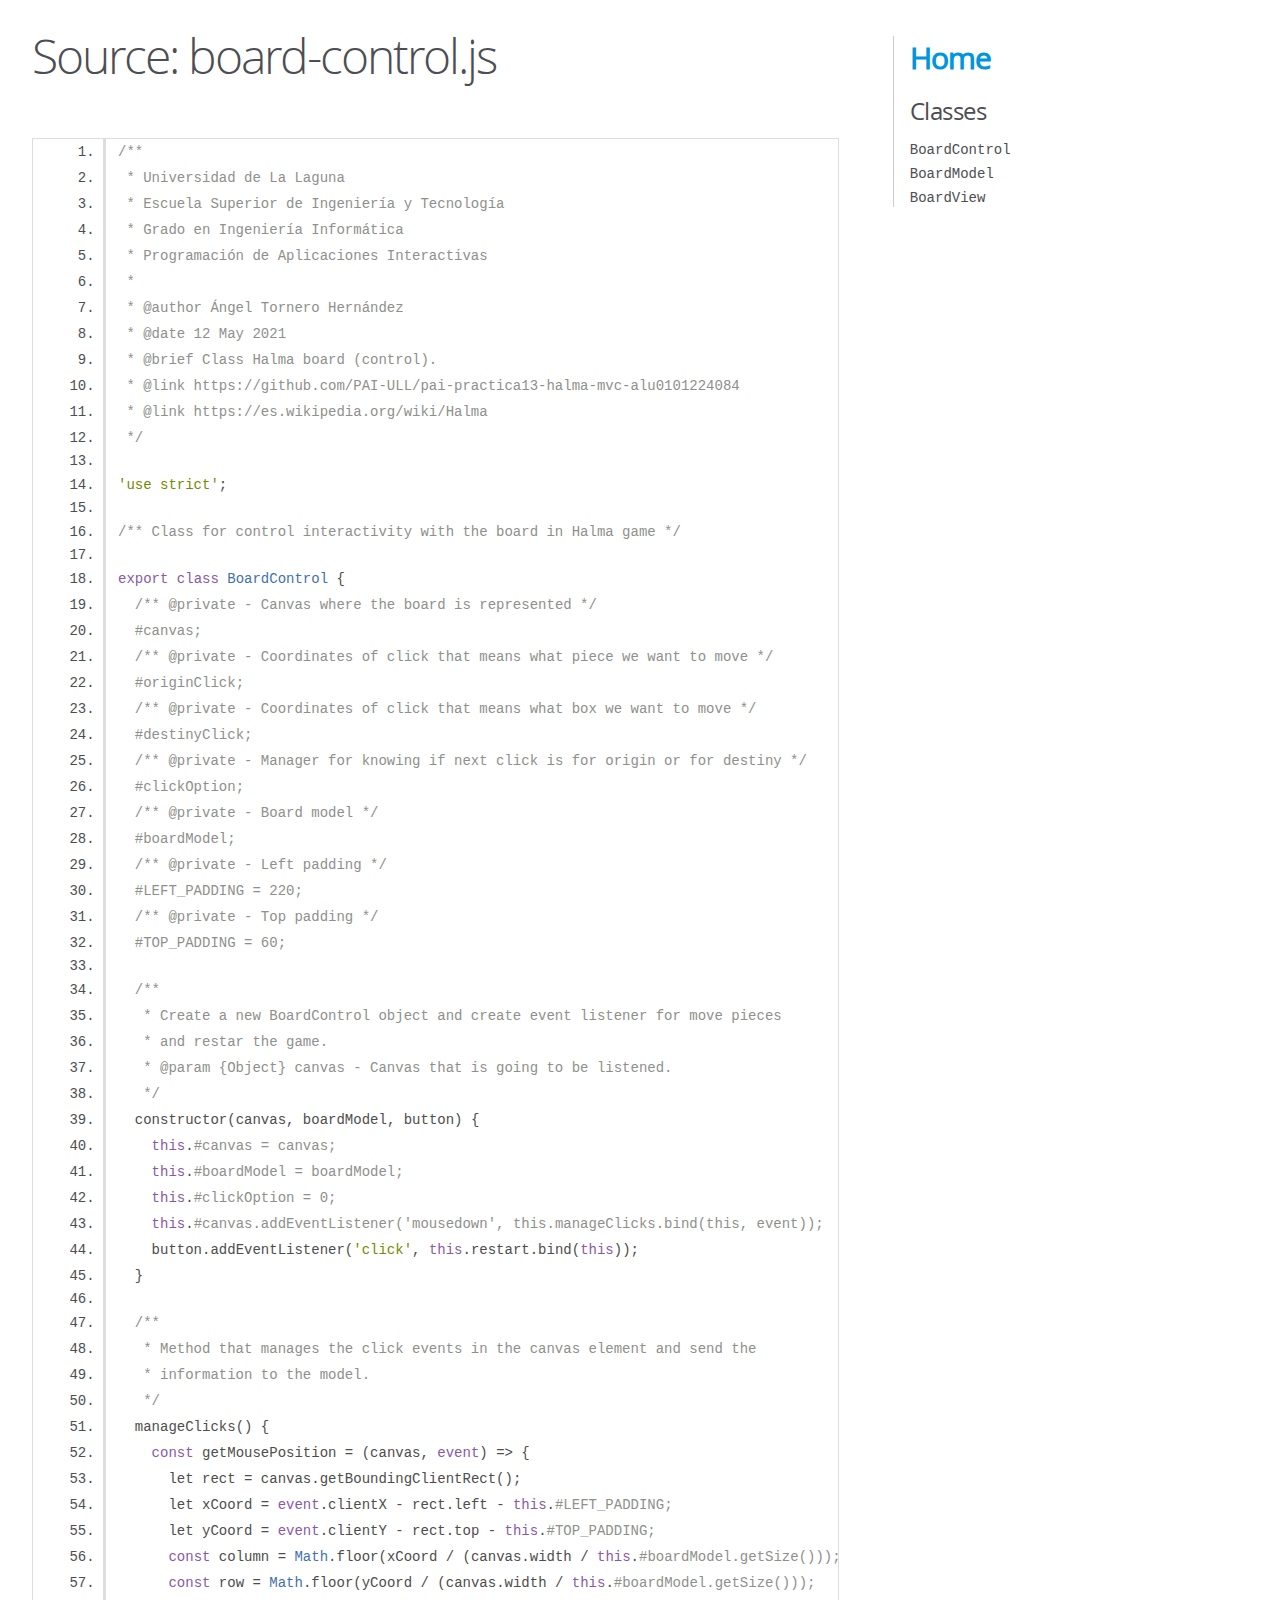
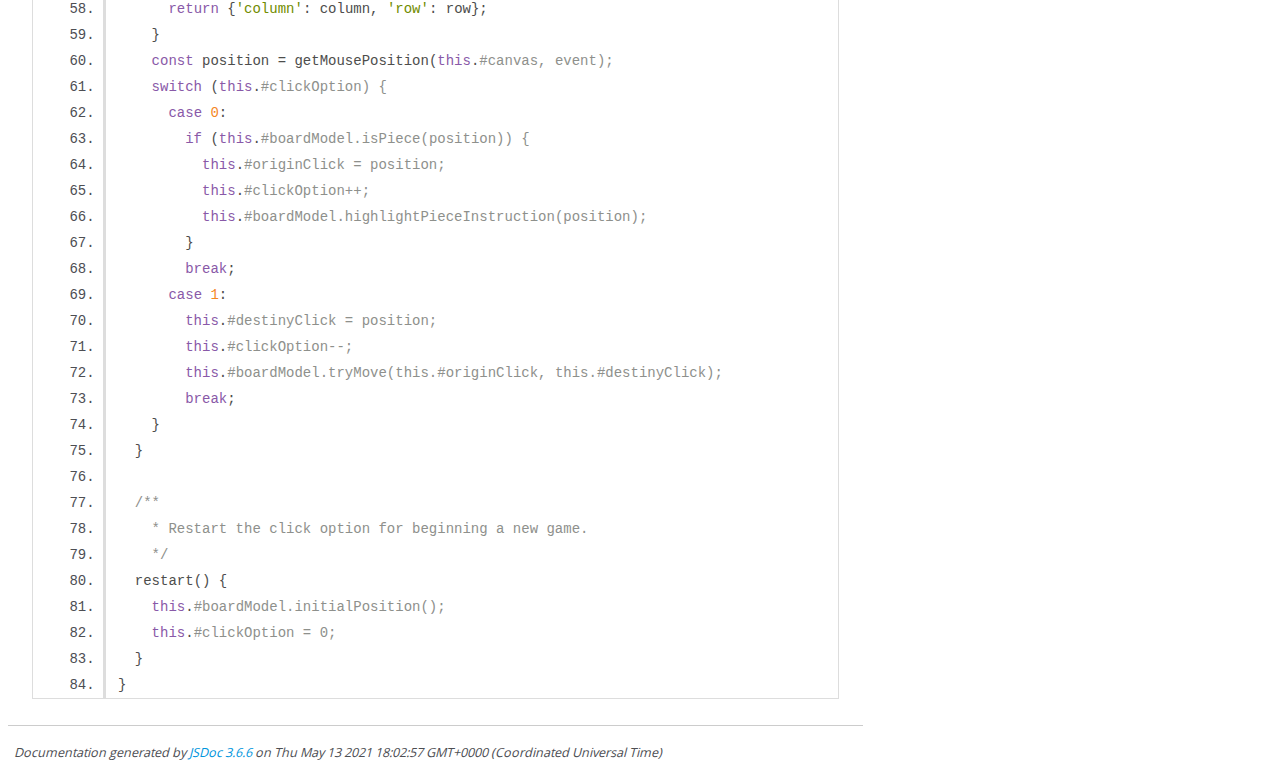
<file: out/board-control.js.html>
<!DOCTYPE html>
<html lang="en">
<head>
    <meta charset="utf-8">
    <title>JSDoc: Source: board-control.js</title>

    <script src="scripts/prettify/prettify.js"> </script>
    <script src="scripts/prettify/lang-css.js"> </script>
    <!--[if lt IE 9]>
      <script src="//html5shiv.googlecode.com/svn/trunk/html5.js"></script>
    <![endif]-->
    <link type="text/css" rel="stylesheet" href="styles/prettify-tomorrow.css">
    <link type="text/css" rel="stylesheet" href="styles/jsdoc-default.css">
</head>

<body>

<div id="main">

    <h1 class="page-title">Source: board-control.js</h1>

    



    
    <section>
        <article>
            <pre class="prettyprint source linenums"><code>/**
 * Universidad de La Laguna
 * Escuela Superior de Ingeniería y Tecnología
 * Grado en Ingeniería Informática
 * Programación de Aplicaciones Interactivas
 *
 * @author Ángel Tornero Hernández
 * @date 12 May 2021
 * @brief Class Halma board (control).
 * @link https://github.com/PAI-ULL/pai-practica13-halma-mvc-alu0101224084
 * @link https://es.wikipedia.org/wiki/Halma
 */

'use strict';

/** Class for control interactivity with the board in Halma game */

export class BoardControl {
  /** @private - Canvas where the board is represented */
  #canvas;
  /** @private - Coordinates of click that means what piece we want to move */
  #originClick;
  /** @private - Coordinates of click that means what box we want to move */
  #destinyClick;
  /** @private - Manager for knowing if next click is for origin or for destiny */
  #clickOption;
  /** @private - Board model */
  #boardModel;
  /** @private - Left padding */
  #LEFT_PADDING = 220;
  /** @private - Top padding */
  #TOP_PADDING = 60;

  /**
   * Create a new BoardControl object and create event listener for move pieces
   * and restar the game.
   * @param {Object} canvas - Canvas that is going to be listened.
   */
  constructor(canvas, boardModel, button) {
    this.#canvas = canvas;
    this.#boardModel = boardModel;
    this.#clickOption = 0;
    this.#canvas.addEventListener('mousedown', this.manageClicks.bind(this, event));
    button.addEventListener('click', this.restart.bind(this));
  }

  /**
   * Method that manages the click events in the canvas element and send the
   * information to the model.
   */
  manageClicks() {
    const getMousePosition = (canvas, event) => {
      let rect = canvas.getBoundingClientRect();
      let xCoord = event.clientX - rect.left - this.#LEFT_PADDING;
      let yCoord = event.clientY - rect.top - this.#TOP_PADDING;
      const column = Math.floor(xCoord / (canvas.width / this.#boardModel.getSize()));
      const row = Math.floor(yCoord / (canvas.width / this.#boardModel.getSize()));
      return {'column': column, 'row': row};
    }
    const position = getMousePosition(this.#canvas, event);
    switch (this.#clickOption) {
      case 0:
        if (this.#boardModel.isPiece(position)) {
          this.#originClick = position;
          this.#clickOption++;
          this.#boardModel.highlightPieceInstruction(position);
        }
        break;
      case 1:
        this.#destinyClick = position;
        this.#clickOption--;
        this.#boardModel.tryMove(this.#originClick, this.#destinyClick);
        break;
    }
  }
  
  /**
    * Restart the click option for beginning a new game.
    */
  restart() {
    this.#boardModel.initialPosition();
    this.#clickOption = 0;
  }
}
</code></pre>
        </article>
    </section>




</div>

<nav>
    <h2><a href="index.html">Home</a></h2><h3>Classes</h3><ul><li><a href="BoardControl.html">BoardControl</a></li><li><a href="BoardModel.html">BoardModel</a></li><li><a href="BoardView.html">BoardView</a></li></ul>
</nav>

<br class="clear">

<footer>
    Documentation generated by <a href="https://github.com/jsdoc/jsdoc">JSDoc 3.6.6</a> on Thu May 13 2021 18:02:57 GMT+0000 (Coordinated Universal Time)
</footer>

<script> prettyPrint(); </script>
<script src="scripts/linenumber.js"> </script>
</body>
</html>
</file>
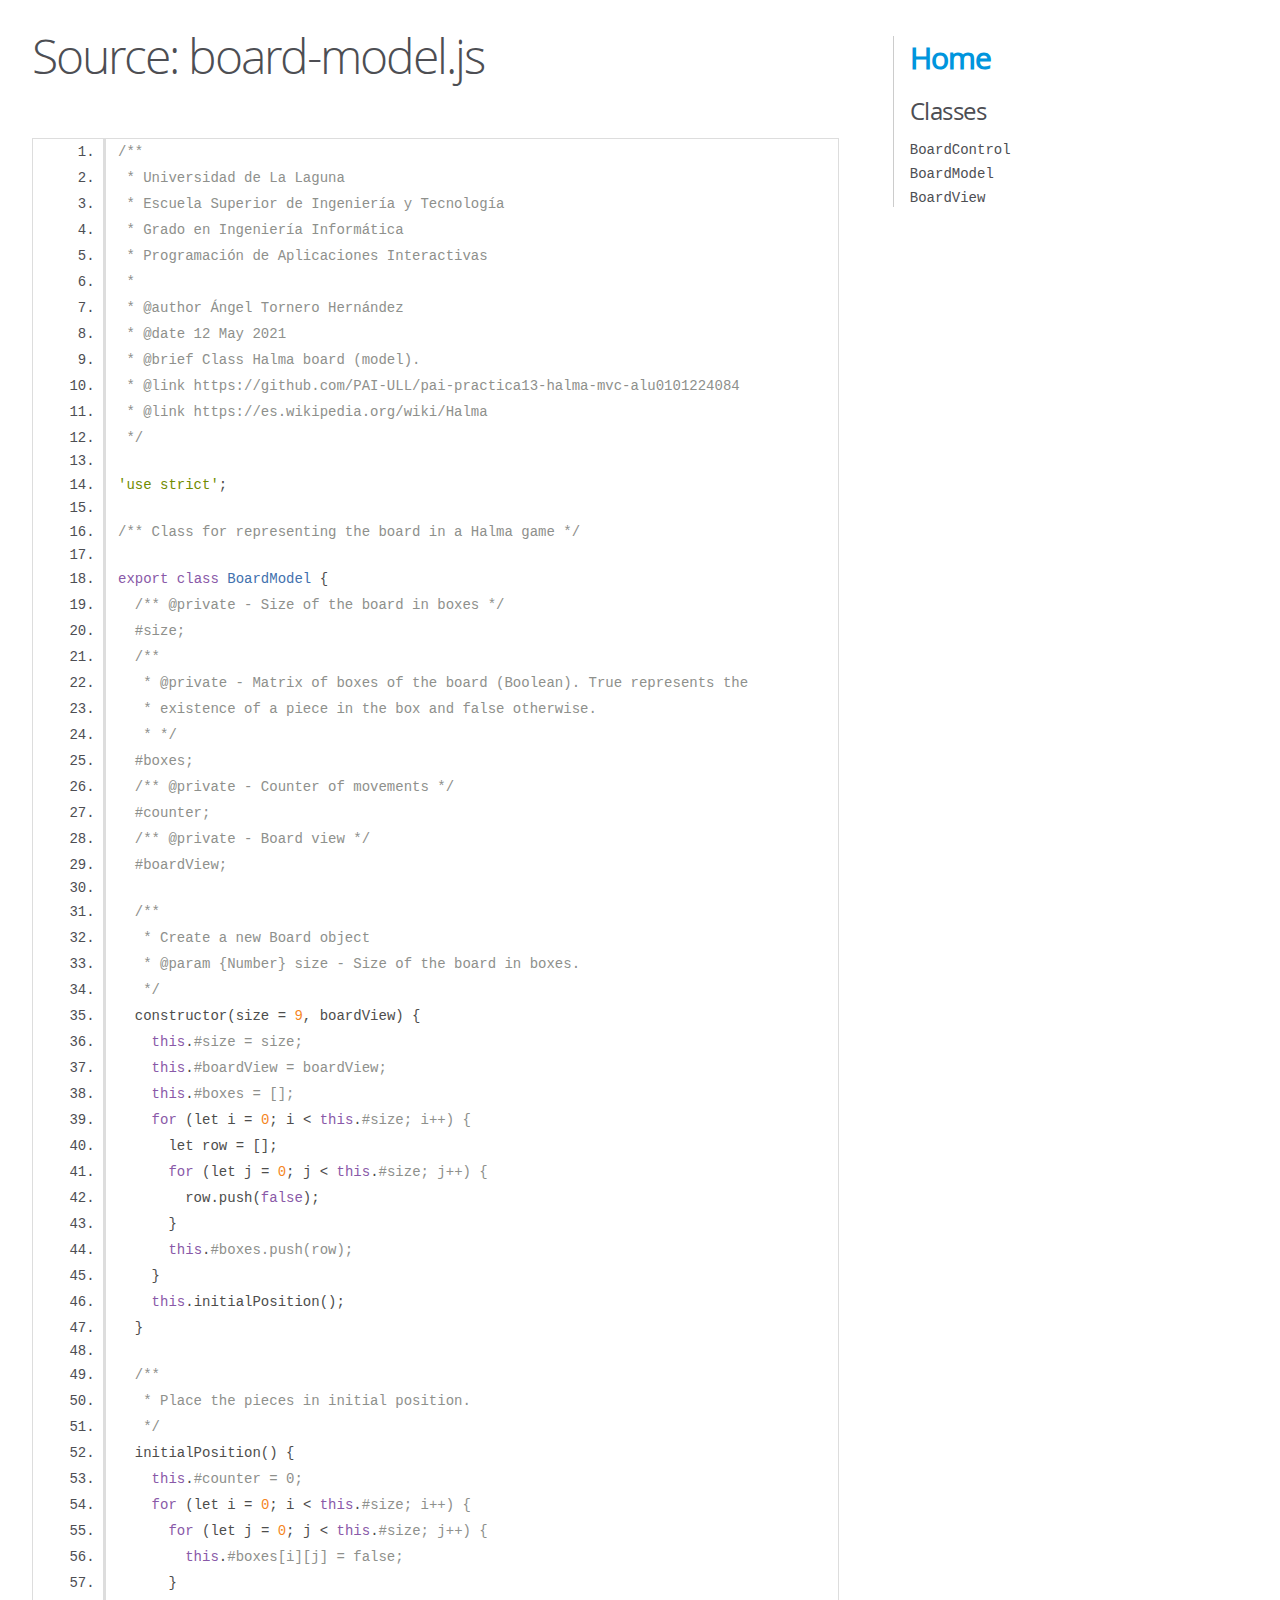
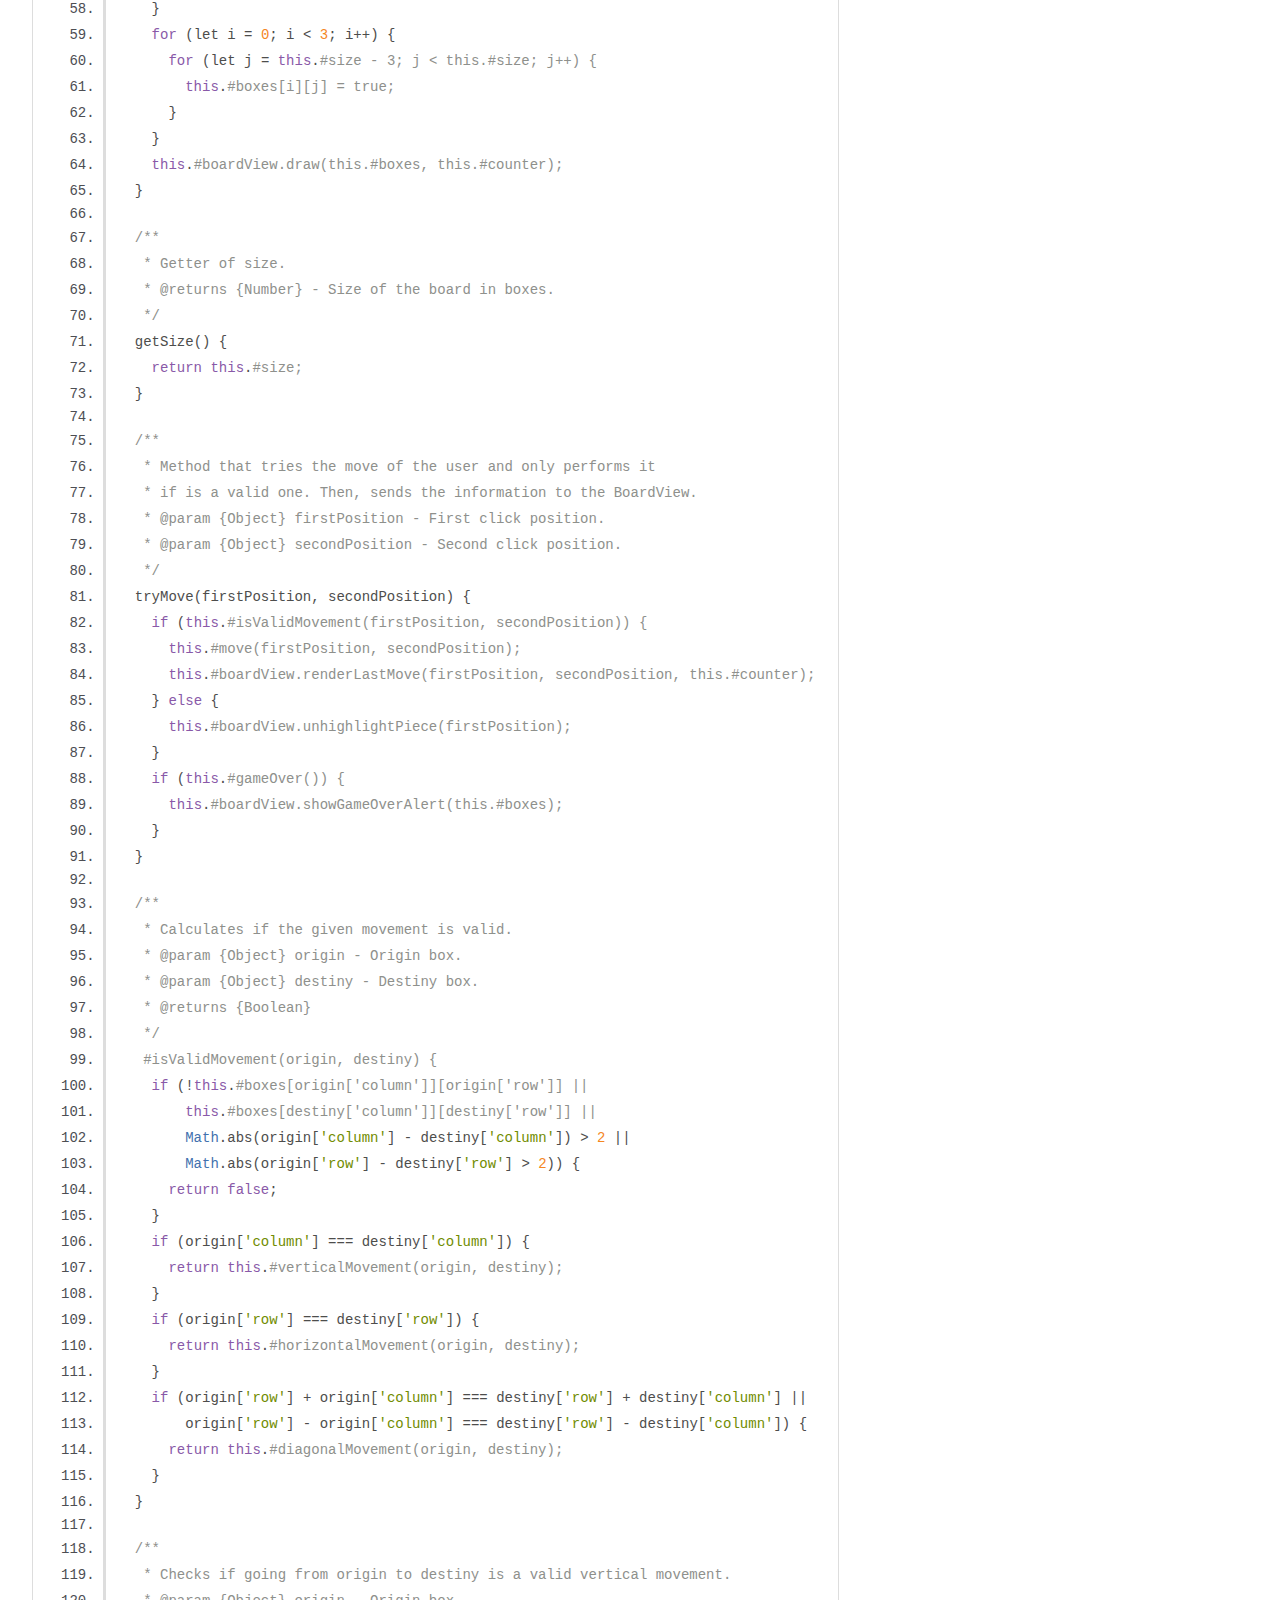
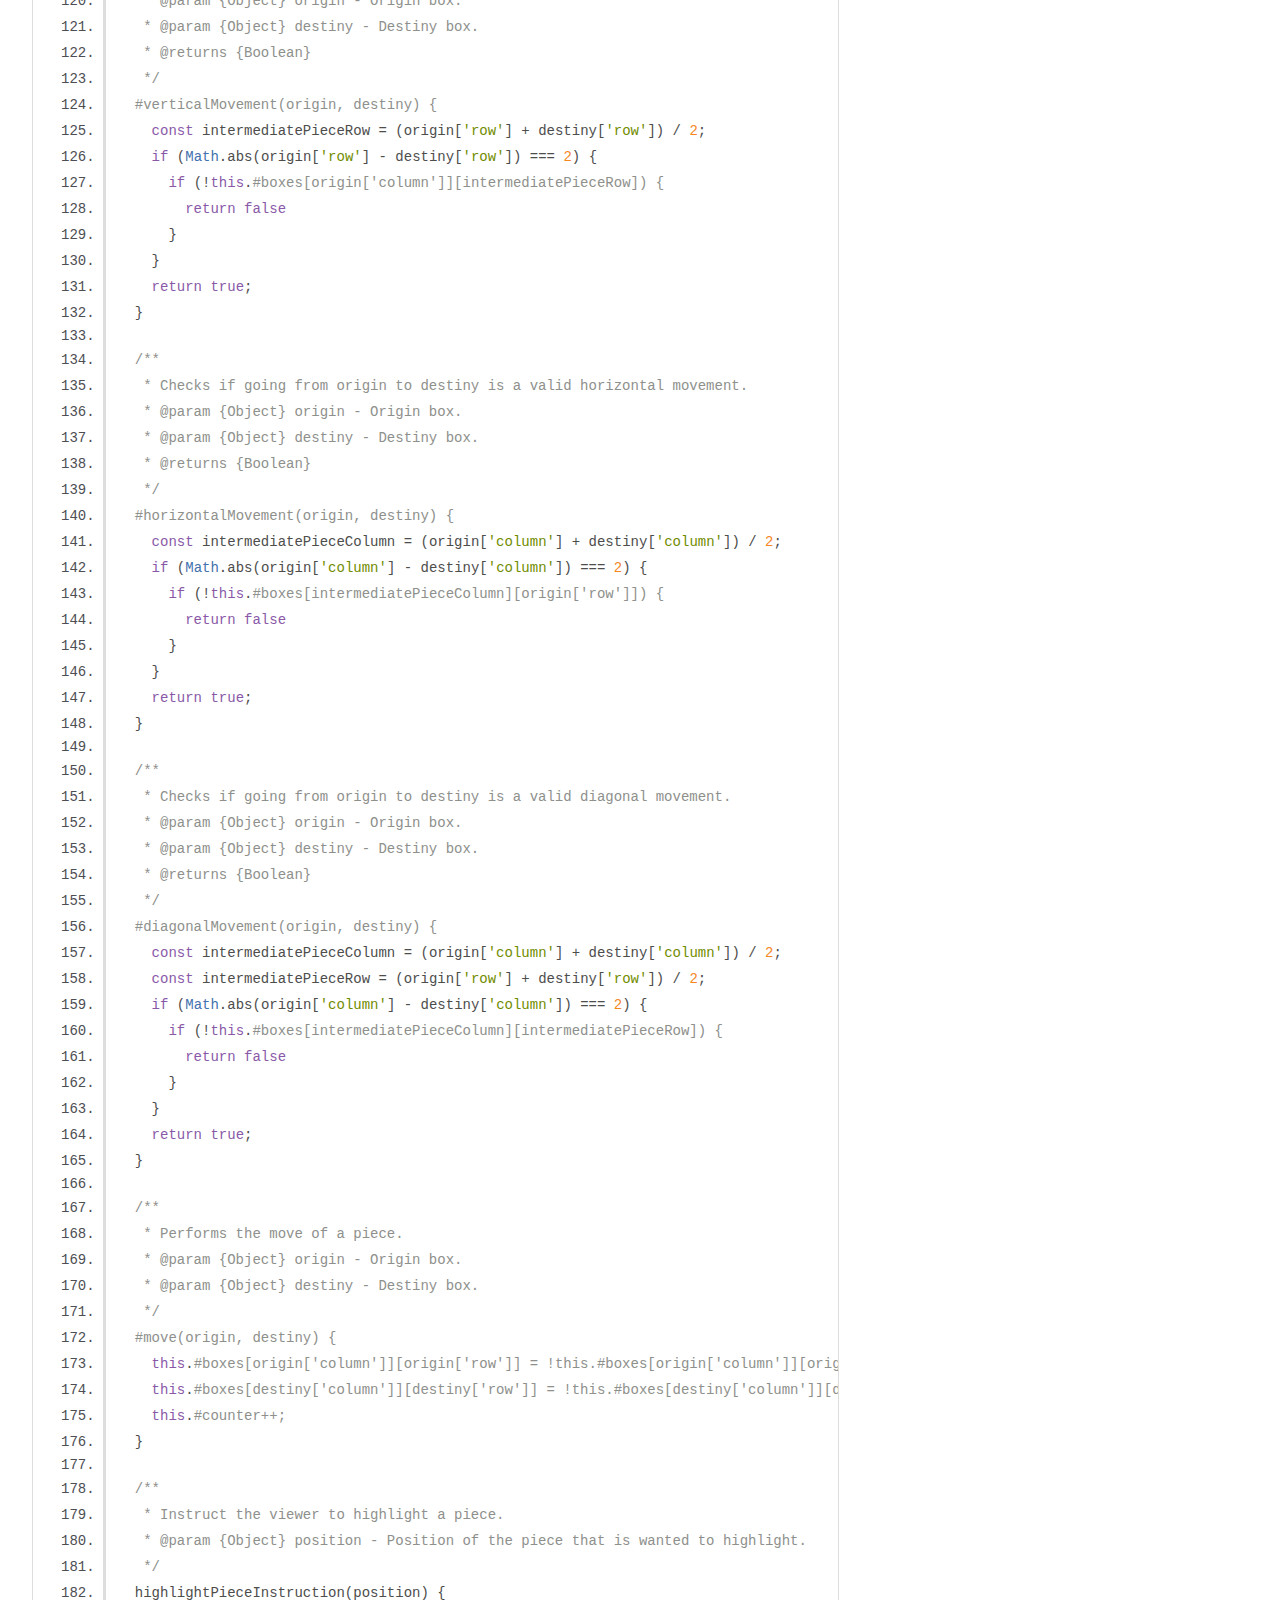
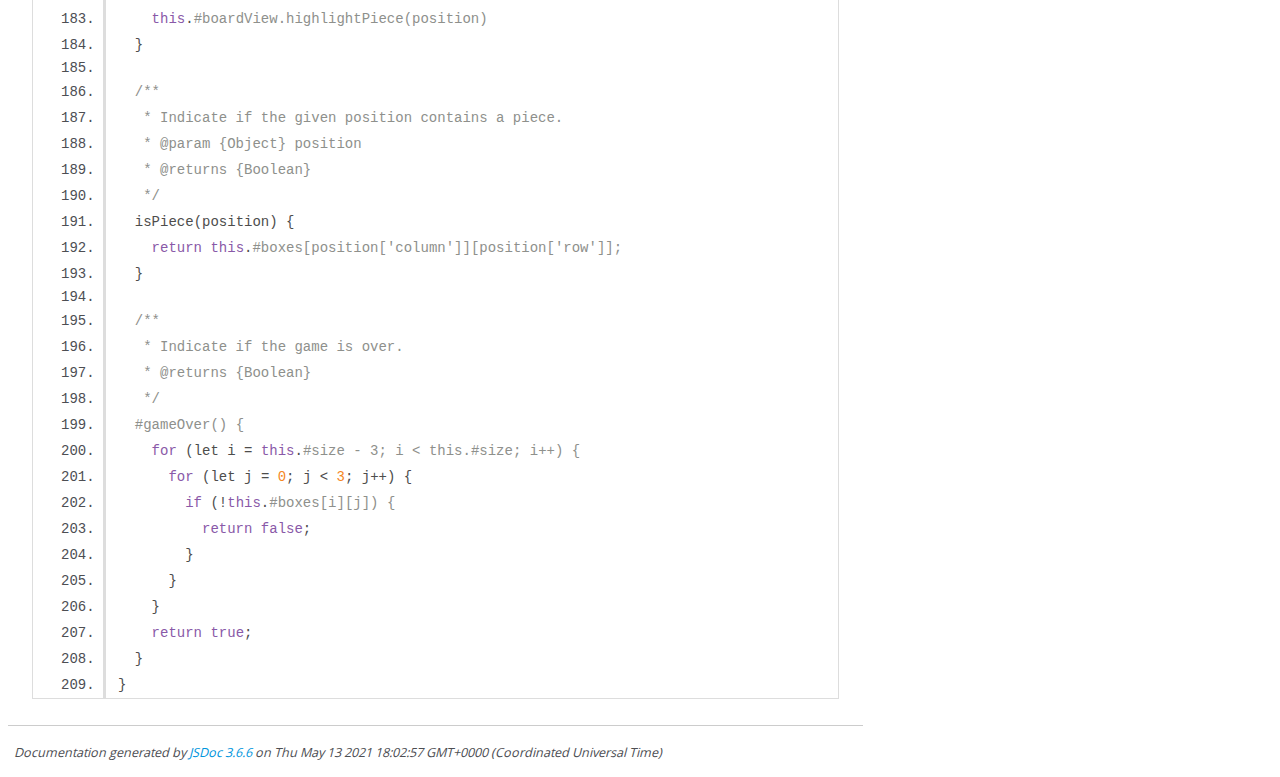
<file: out/board-model.js.html>
<!DOCTYPE html>
<html lang="en">
<head>
    <meta charset="utf-8">
    <title>JSDoc: Source: board-model.js</title>

    <script src="scripts/prettify/prettify.js"> </script>
    <script src="scripts/prettify/lang-css.js"> </script>
    <!--[if lt IE 9]>
      <script src="//html5shiv.googlecode.com/svn/trunk/html5.js"></script>
    <![endif]-->
    <link type="text/css" rel="stylesheet" href="styles/prettify-tomorrow.css">
    <link type="text/css" rel="stylesheet" href="styles/jsdoc-default.css">
</head>

<body>

<div id="main">

    <h1 class="page-title">Source: board-model.js</h1>

    



    
    <section>
        <article>
            <pre class="prettyprint source linenums"><code>/**
 * Universidad de La Laguna
 * Escuela Superior de Ingeniería y Tecnología
 * Grado en Ingeniería Informática
 * Programación de Aplicaciones Interactivas
 *
 * @author Ángel Tornero Hernández
 * @date 12 May 2021
 * @brief Class Halma board (model).
 * @link https://github.com/PAI-ULL/pai-practica13-halma-mvc-alu0101224084
 * @link https://es.wikipedia.org/wiki/Halma
 */

'use strict';

/** Class for representing the board in a Halma game */

export class BoardModel {
  /** @private - Size of the board in boxes */
  #size;
  /** 
   * @private - Matrix of boxes of the board (Boolean). True represents the
   * existence of a piece in the box and false otherwise.
   * */
  #boxes;
  /** @private - Counter of movements */
  #counter;
  /** @private - Board view */
  #boardView;

  /**
   * Create a new Board object
   * @param {Number} size - Size of the board in boxes.
   */
  constructor(size = 9, boardView) {
    this.#size = size;
    this.#boardView = boardView;
    this.#boxes = [];
    for (let i = 0; i &lt; this.#size; i++) {
      let row = [];
      for (let j = 0; j &lt; this.#size; j++) {
        row.push(false);
      }
      this.#boxes.push(row);
    }
    this.initialPosition();
  }

  /**
   * Place the pieces in initial position.
   */
  initialPosition() {
    this.#counter = 0;
    for (let i = 0; i &lt; this.#size; i++) {
      for (let j = 0; j &lt; this.#size; j++) {
        this.#boxes[i][j] = false;
      }
    }
    for (let i = 0; i &lt; 3; i++) {
      for (let j = this.#size - 3; j &lt; this.#size; j++) {
        this.#boxes[i][j] = true;
      }
    }
    this.#boardView.draw(this.#boxes, this.#counter);
  }

  /**
   * Getter of size.
   * @returns {Number} - Size of the board in boxes.
   */
  getSize() {
    return this.#size;
  }

  /**
   * Method that tries the move of the user and only performs it
   * if is a valid one. Then, sends the information to the BoardView.
   * @param {Object} firstPosition - First click position.
   * @param {Object} secondPosition - Second click position.
   */
  tryMove(firstPosition, secondPosition) {
    if (this.#isValidMovement(firstPosition, secondPosition)) {
      this.#move(firstPosition, secondPosition);
      this.#boardView.renderLastMove(firstPosition, secondPosition, this.#counter);
    } else {
      this.#boardView.unhighlightPiece(firstPosition);
    }
    if (this.#gameOver()) {
      this.#boardView.showGameOverAlert(this.#boxes);
    }
  }

  /**
   * Calculates if the given movement is valid.
   * @param {Object} origin - Origin box.
   * @param {Object} destiny - Destiny box.
   * @returns {Boolean}
   */
   #isValidMovement(origin, destiny) {
    if (!this.#boxes[origin['column']][origin['row']] ||
        this.#boxes[destiny['column']][destiny['row']] ||
        Math.abs(origin['column'] - destiny['column']) > 2 ||
        Math.abs(origin['row'] - destiny['row'] > 2)) {
      return false;
    }
    if (origin['column'] === destiny['column']) {
      return this.#verticalMovement(origin, destiny);
    }
    if (origin['row'] === destiny['row']) {
      return this.#horizontalMovement(origin, destiny);
    }
    if (origin['row'] + origin['column'] === destiny['row'] + destiny['column'] ||
        origin['row'] - origin['column'] === destiny['row'] - destiny['column']) {
      return this.#diagonalMovement(origin, destiny);
    }
  }

  /**
   * Checks if going from origin to destiny is a valid vertical movement.
   * @param {Object} origin - Origin box.
   * @param {Object} destiny - Destiny box.
   * @returns {Boolean}
   */
  #verticalMovement(origin, destiny) {
    const intermediatePieceRow = (origin['row'] + destiny['row']) / 2;
    if (Math.abs(origin['row'] - destiny['row']) === 2) {
      if (!this.#boxes[origin['column']][intermediatePieceRow]) {
        return false
      }
    }
    return true;
  }

  /**
   * Checks if going from origin to destiny is a valid horizontal movement.
   * @param {Object} origin - Origin box.
   * @param {Object} destiny - Destiny box.
   * @returns {Boolean}
   */
  #horizontalMovement(origin, destiny) {
    const intermediatePieceColumn = (origin['column'] + destiny['column']) / 2;
    if (Math.abs(origin['column'] - destiny['column']) === 2) {
      if (!this.#boxes[intermediatePieceColumn][origin['row']]) {
        return false
      }
    }
    return true;
  }

  /**
   * Checks if going from origin to destiny is a valid diagonal movement.
   * @param {Object} origin - Origin box.
   * @param {Object} destiny - Destiny box.
   * @returns {Boolean}
   */
  #diagonalMovement(origin, destiny) {
    const intermediatePieceColumn = (origin['column'] + destiny['column']) / 2;
    const intermediatePieceRow = (origin['row'] + destiny['row']) / 2;
    if (Math.abs(origin['column'] - destiny['column']) === 2) {
      if (!this.#boxes[intermediatePieceColumn][intermediatePieceRow]) {
        return false
      }
    }
    return true;
  }

  /**
   * Performs the move of a piece.
   * @param {Object} origin - Origin box.
   * @param {Object} destiny - Destiny box.
   */
  #move(origin, destiny) {
    this.#boxes[origin['column']][origin['row']] = !this.#boxes[origin['column']][origin['row']];
    this.#boxes[destiny['column']][destiny['row']] = !this.#boxes[destiny['column']][destiny['row']];
    this.#counter++;
  }

  /**
   * Instruct the viewer to highlight a piece.
   * @param {Object} position - Position of the piece that is wanted to highlight.
   */
  highlightPieceInstruction(position) {
    this.#boardView.highlightPiece(position)
  }

  /**
   * Indicate if the given position contains a piece.
   * @param {Object} position
   * @returns {Boolean}
   */
  isPiece(position) {
    return this.#boxes[position['column']][position['row']];
  }

  /**
   * Indicate if the game is over.
   * @returns {Boolean}
   */
  #gameOver() {
    for (let i = this.#size - 3; i &lt; this.#size; i++) {
      for (let j = 0; j &lt; 3; j++) {
        if (!this.#boxes[i][j]) {
          return false;
        }
      }
    }
    return true;
  }
}</code></pre>
        </article>
    </section>




</div>

<nav>
    <h2><a href="index.html">Home</a></h2><h3>Classes</h3><ul><li><a href="BoardControl.html">BoardControl</a></li><li><a href="BoardModel.html">BoardModel</a></li><li><a href="BoardView.html">BoardView</a></li></ul>
</nav>

<br class="clear">

<footer>
    Documentation generated by <a href="https://github.com/jsdoc/jsdoc">JSDoc 3.6.6</a> on Thu May 13 2021 18:02:57 GMT+0000 (Coordinated Universal Time)
</footer>

<script> prettyPrint(); </script>
<script src="scripts/linenumber.js"> </script>
</body>
</html>
</file>
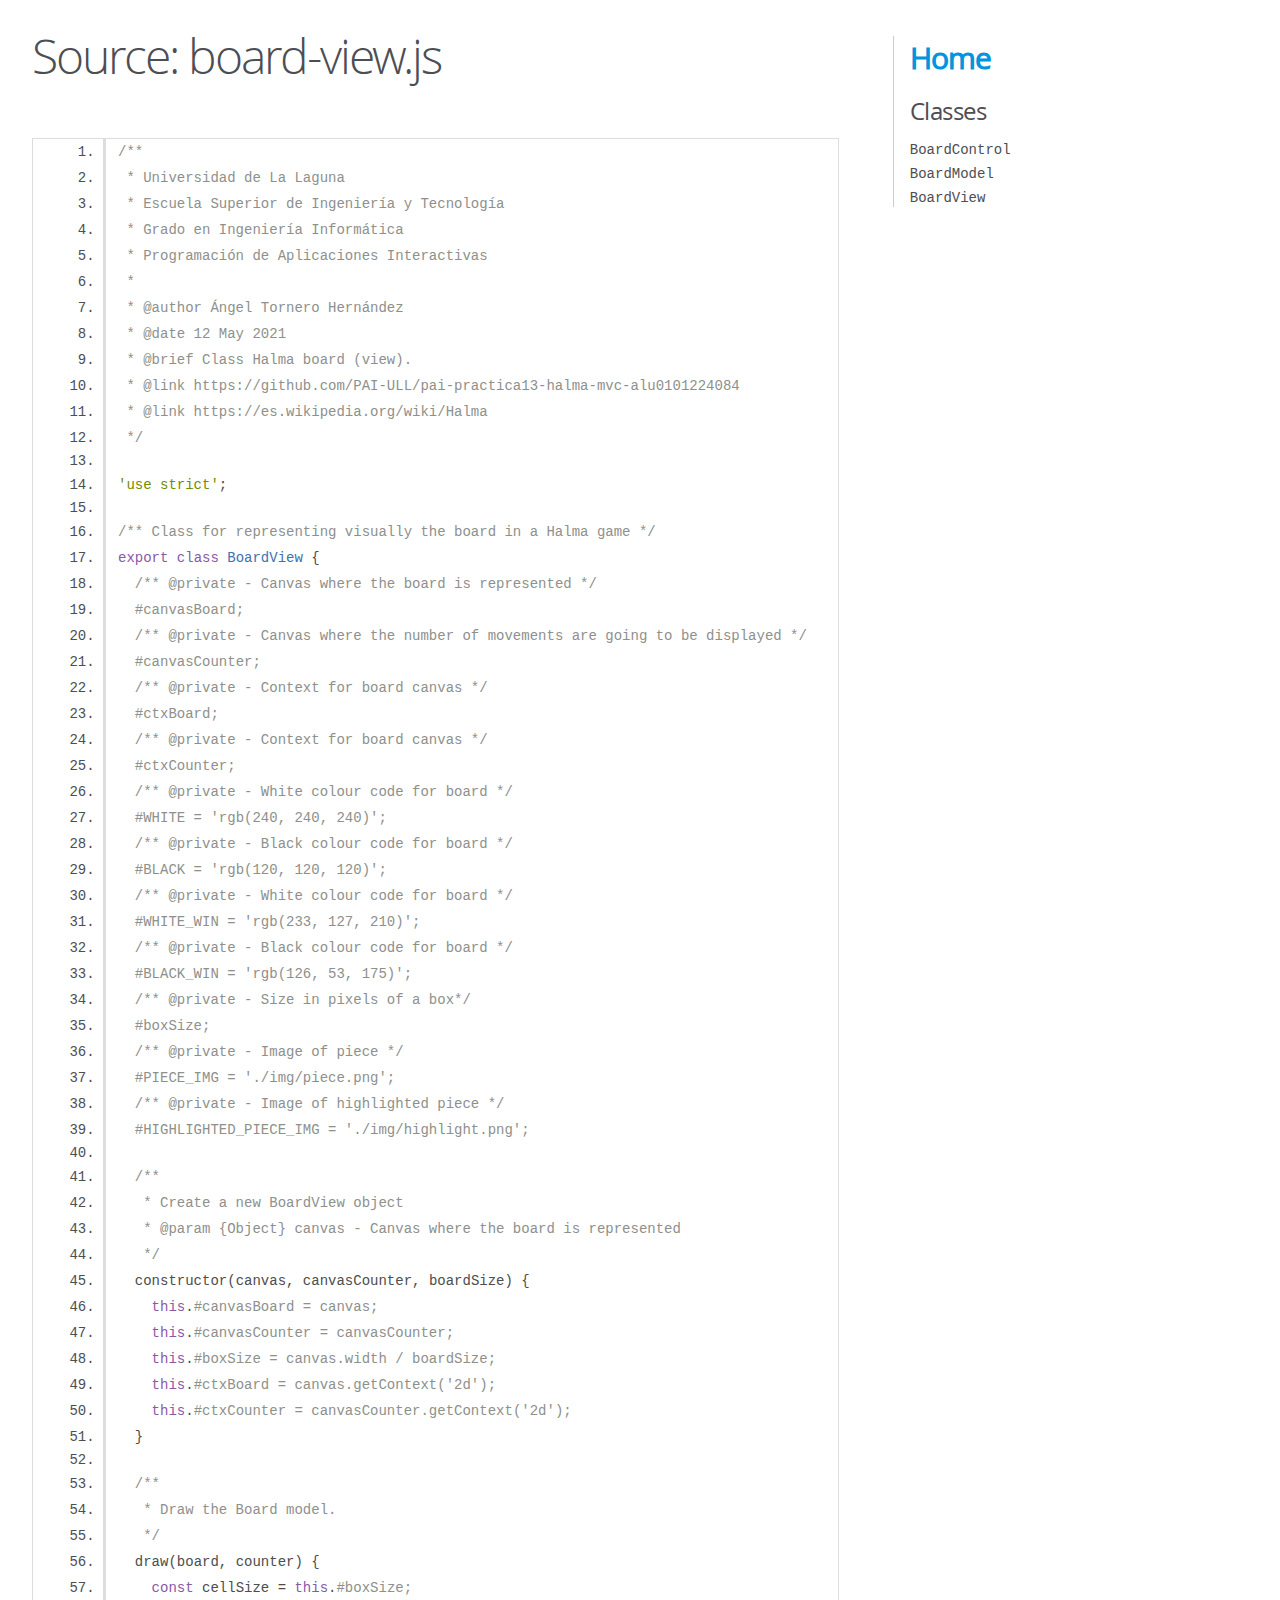
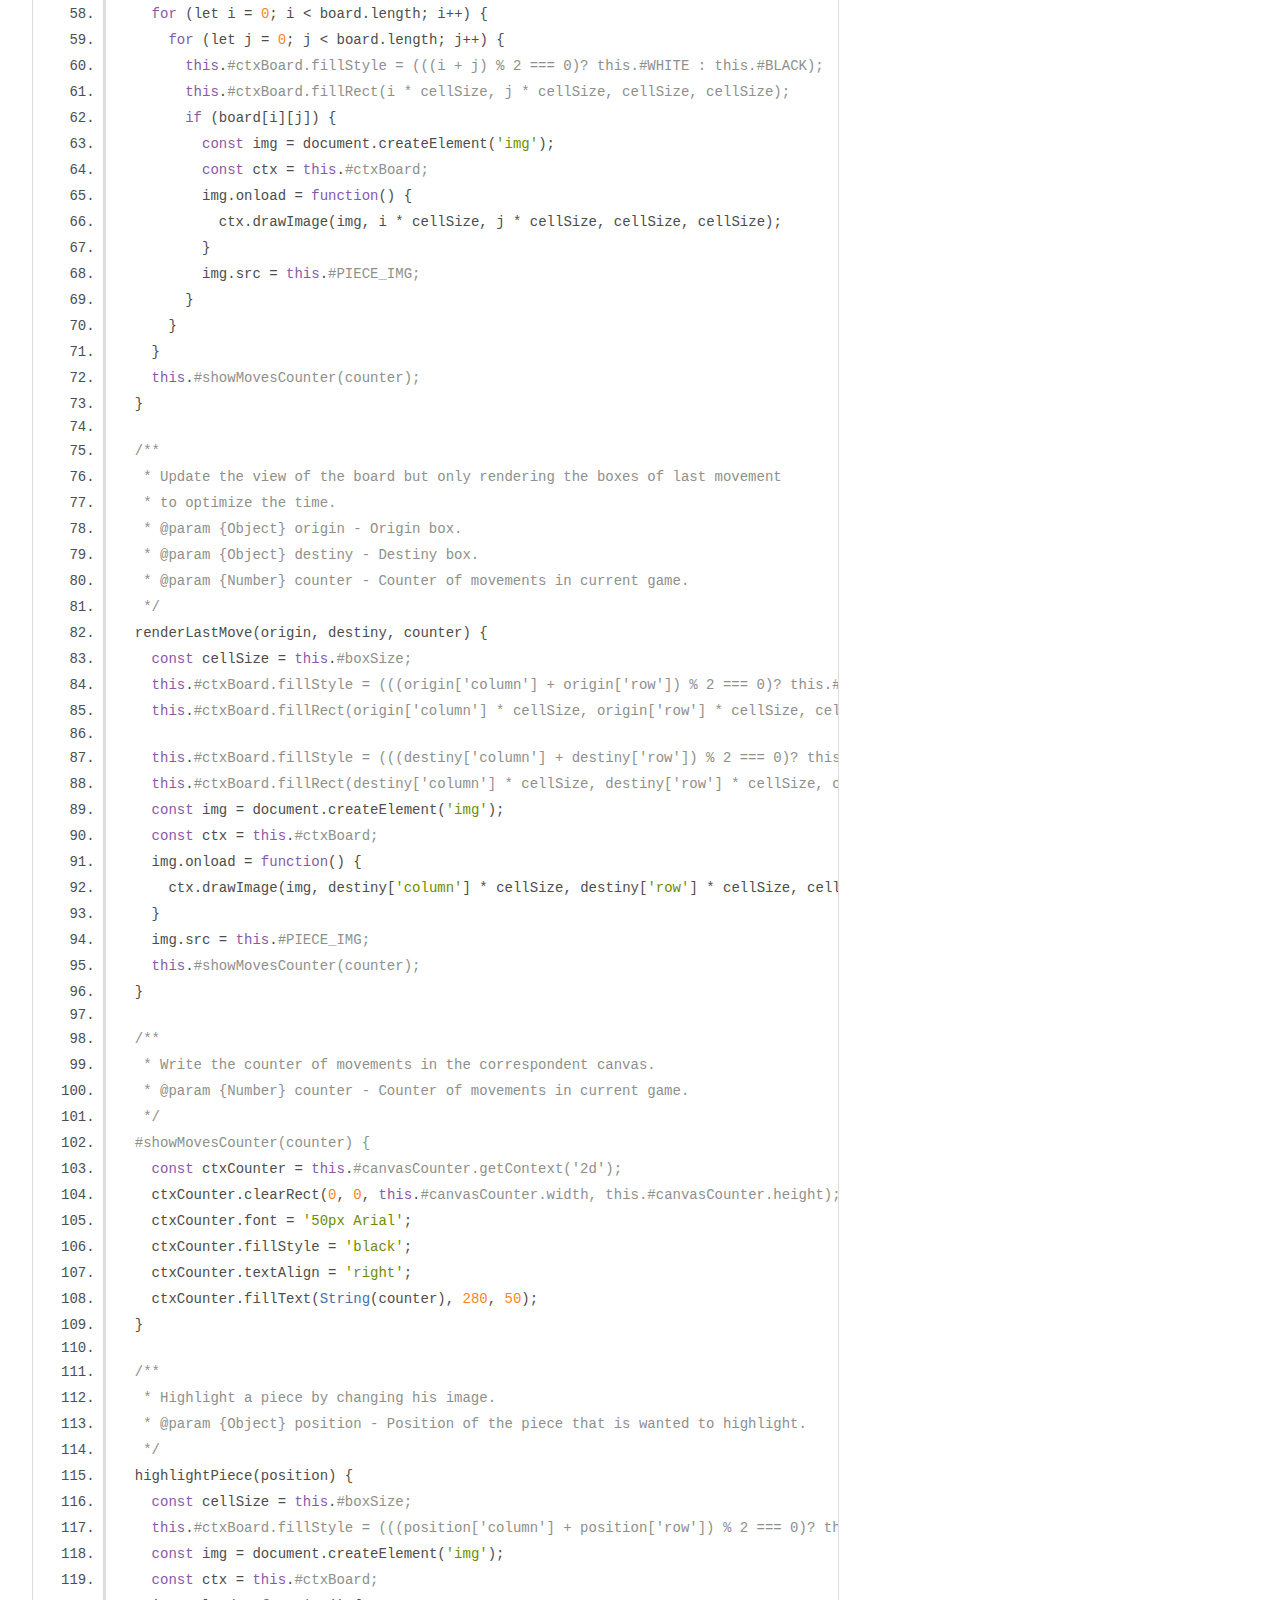
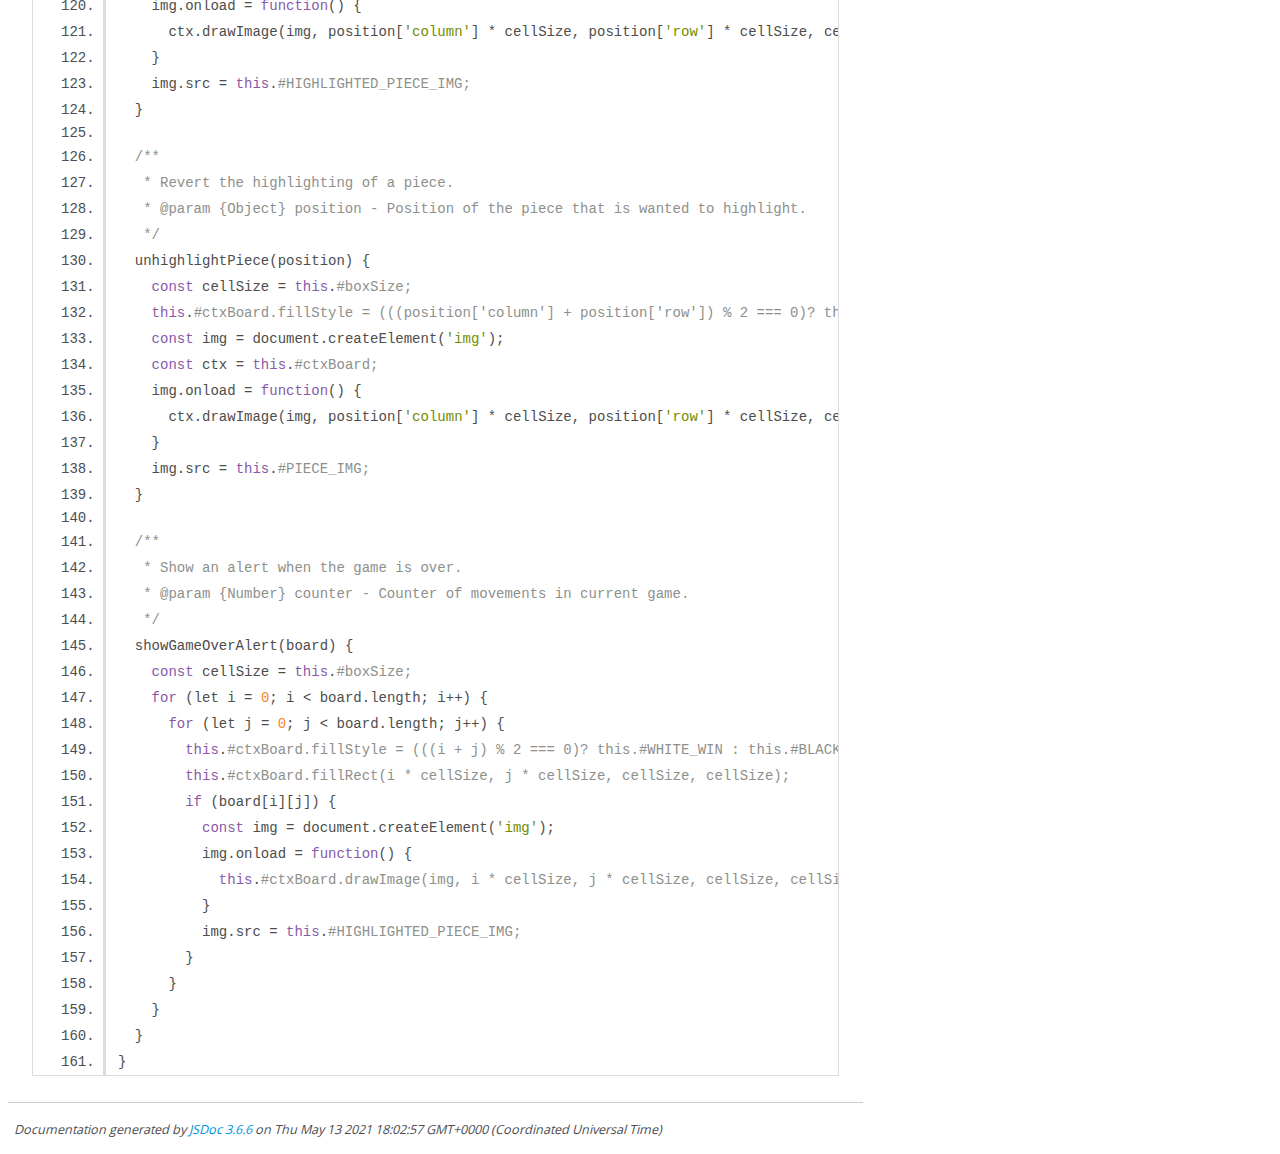
<file: out/board-view.js.html>
<!DOCTYPE html>
<html lang="en">
<head>
    <meta charset="utf-8">
    <title>JSDoc: Source: board-view.js</title>

    <script src="scripts/prettify/prettify.js"> </script>
    <script src="scripts/prettify/lang-css.js"> </script>
    <!--[if lt IE 9]>
      <script src="//html5shiv.googlecode.com/svn/trunk/html5.js"></script>
    <![endif]-->
    <link type="text/css" rel="stylesheet" href="styles/prettify-tomorrow.css">
    <link type="text/css" rel="stylesheet" href="styles/jsdoc-default.css">
</head>

<body>

<div id="main">

    <h1 class="page-title">Source: board-view.js</h1>

    



    
    <section>
        <article>
            <pre class="prettyprint source linenums"><code>/**
 * Universidad de La Laguna
 * Escuela Superior de Ingeniería y Tecnología
 * Grado en Ingeniería Informática
 * Programación de Aplicaciones Interactivas
 *
 * @author Ángel Tornero Hernández
 * @date 12 May 2021
 * @brief Class Halma board (view).
 * @link https://github.com/PAI-ULL/pai-practica13-halma-mvc-alu0101224084
 * @link https://es.wikipedia.org/wiki/Halma
 */

'use strict';

/** Class for representing visually the board in a Halma game */
export class BoardView {
  /** @private - Canvas where the board is represented */
  #canvasBoard;
  /** @private - Canvas where the number of movements are going to be displayed */
  #canvasCounter;
  /** @private - Context for board canvas */
  #ctxBoard;
  /** @private - Context for board canvas */
  #ctxCounter;
  /** @private - White colour code for board */
  #WHITE = 'rgb(240, 240, 240)';
  /** @private - Black colour code for board */
  #BLACK = 'rgb(120, 120, 120)';
  /** @private - White colour code for board */
  #WHITE_WIN = 'rgb(233, 127, 210)';
  /** @private - Black colour code for board */
  #BLACK_WIN = 'rgb(126, 53, 175)';
  /** @private - Size in pixels of a box*/
  #boxSize;
  /** @private - Image of piece */
  #PIECE_IMG = './img/piece.png';
  /** @private - Image of highlighted piece */
  #HIGHLIGHTED_PIECE_IMG = './img/highlight.png';

  /**
   * Create a new BoardView object
   * @param {Object} canvas - Canvas where the board is represented
   */
  constructor(canvas, canvasCounter, boardSize) {
    this.#canvasBoard = canvas;
    this.#canvasCounter = canvasCounter;
    this.#boxSize = canvas.width / boardSize;
    this.#ctxBoard = canvas.getContext('2d');
    this.#ctxCounter = canvasCounter.getContext('2d');
  }

  /**
   * Draw the Board model.
   */
  draw(board, counter) {
    const cellSize = this.#boxSize;
    for (let i = 0; i &lt; board.length; i++) {
      for (let j = 0; j &lt; board.length; j++) {
        this.#ctxBoard.fillStyle = (((i + j) % 2 === 0)? this.#WHITE : this.#BLACK);
        this.#ctxBoard.fillRect(i * cellSize, j * cellSize, cellSize, cellSize);
        if (board[i][j]) {
          const img = document.createElement('img');
          const ctx = this.#ctxBoard;
          img.onload = function() {
            ctx.drawImage(img, i * cellSize, j * cellSize, cellSize, cellSize);
          }
          img.src = this.#PIECE_IMG;
        }
      }
    }
    this.#showMovesCounter(counter);
  }

  /**
   * Update the view of the board but only rendering the boxes of last movement
   * to optimize the time.
   * @param {Object} origin - Origin box.
   * @param {Object} destiny - Destiny box.
   * @param {Number} counter - Counter of movements in current game.
   */
  renderLastMove(origin, destiny, counter) {
    const cellSize = this.#boxSize;
    this.#ctxBoard.fillStyle = (((origin['column'] + origin['row']) % 2 === 0)? this.#WHITE : this.#BLACK);
    this.#ctxBoard.fillRect(origin['column'] * cellSize, origin['row'] * cellSize, cellSize, cellSize);

    this.#ctxBoard.fillStyle = (((destiny['column'] + destiny['row']) % 2 === 0)? this.#WHITE : this.#BLACK);
    this.#ctxBoard.fillRect(destiny['column'] * cellSize, destiny['row'] * cellSize, cellSize, cellSize);
    const img = document.createElement('img');
    const ctx = this.#ctxBoard;
    img.onload = function() {
      ctx.drawImage(img, destiny['column'] * cellSize, destiny['row'] * cellSize, cellSize, cellSize);
    }
    img.src = this.#PIECE_IMG;
    this.#showMovesCounter(counter);
  }

  /**
   * Write the counter of movements in the correspondent canvas.
   * @param {Number} counter - Counter of movements in current game.
   */
  #showMovesCounter(counter) {
    const ctxCounter = this.#canvasCounter.getContext('2d');
    ctxCounter.clearRect(0, 0, this.#canvasCounter.width, this.#canvasCounter.height);
    ctxCounter.font = '50px Arial';
    ctxCounter.fillStyle = 'black';
    ctxCounter.textAlign = 'right';
    ctxCounter.fillText(String(counter), 280, 50);
  }

  /**
   * Highlight a piece by changing his image.
   * @param {Object} position - Position of the piece that is wanted to highlight.
   */
  highlightPiece(position) {
    const cellSize = this.#boxSize;
    this.#ctxBoard.fillStyle = (((position['column'] + position['row']) % 2 === 0)? this.#WHITE : this.#BLACK);
    const img = document.createElement('img');
    const ctx = this.#ctxBoard;
    img.onload = function() {
      ctx.drawImage(img, position['column'] * cellSize, position['row'] * cellSize, cellSize, cellSize);
    }
    img.src = this.#HIGHLIGHTED_PIECE_IMG;
  }

  /**
   * Revert the highlighting of a piece.
   * @param {Object} position - Position of the piece that is wanted to highlight.
   */
  unhighlightPiece(position) {
    const cellSize = this.#boxSize;
    this.#ctxBoard.fillStyle = (((position['column'] + position['row']) % 2 === 0)? this.#WHITE : this.#BLACK);
    const img = document.createElement('img');
    const ctx = this.#ctxBoard;
    img.onload = function() {
      ctx.drawImage(img, position['column'] * cellSize, position['row'] * cellSize, cellSize, cellSize);
    }
    img.src = this.#PIECE_IMG;
  }

  /**
   * Show an alert when the game is over.
   * @param {Number} counter - Counter of movements in current game.
   */
  showGameOverAlert(board) {
    const cellSize = this.#boxSize;
    for (let i = 0; i &lt; board.length; i++) {
      for (let j = 0; j &lt; board.length; j++) {
        this.#ctxBoard.fillStyle = (((i + j) % 2 === 0)? this.#WHITE_WIN : this.#BLACK_WIN);
        this.#ctxBoard.fillRect(i * cellSize, j * cellSize, cellSize, cellSize);
        if (board[i][j]) {
          const img = document.createElement('img');
          img.onload = function() {
            this.#ctxBoard.drawImage(img, i * cellSize, j * cellSize, cellSize, cellSize);
          }
          img.src = this.#HIGHLIGHTED_PIECE_IMG;
        }
      }
    }
  }
}
</code></pre>
        </article>
    </section>




</div>

<nav>
    <h2><a href="index.html">Home</a></h2><h3>Classes</h3><ul><li><a href="BoardControl.html">BoardControl</a></li><li><a href="BoardModel.html">BoardModel</a></li><li><a href="BoardView.html">BoardView</a></li></ul>
</nav>

<br class="clear">

<footer>
    Documentation generated by <a href="https://github.com/jsdoc/jsdoc">JSDoc 3.6.6</a> on Thu May 13 2021 18:02:57 GMT+0000 (Coordinated Universal Time)
</footer>

<script> prettyPrint(); </script>
<script src="scripts/linenumber.js"> </script>
</body>
</html>
</file>
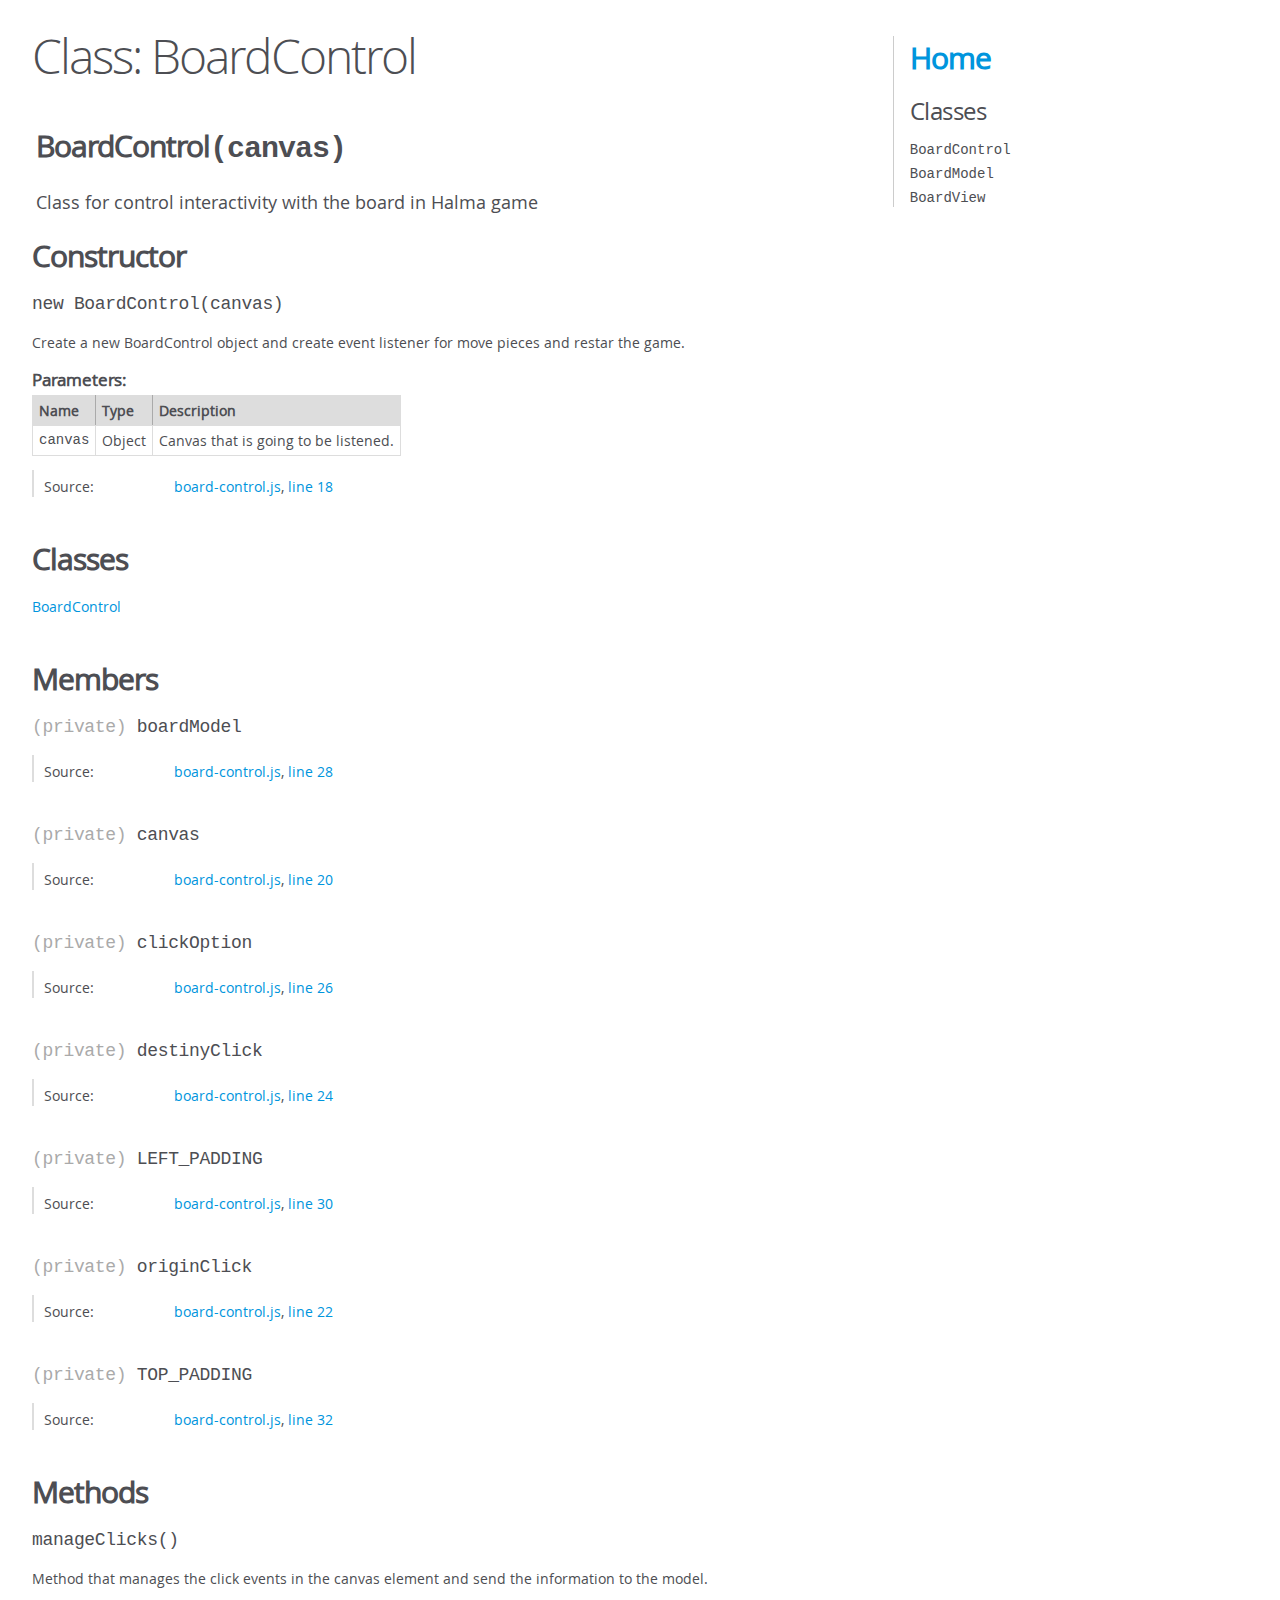
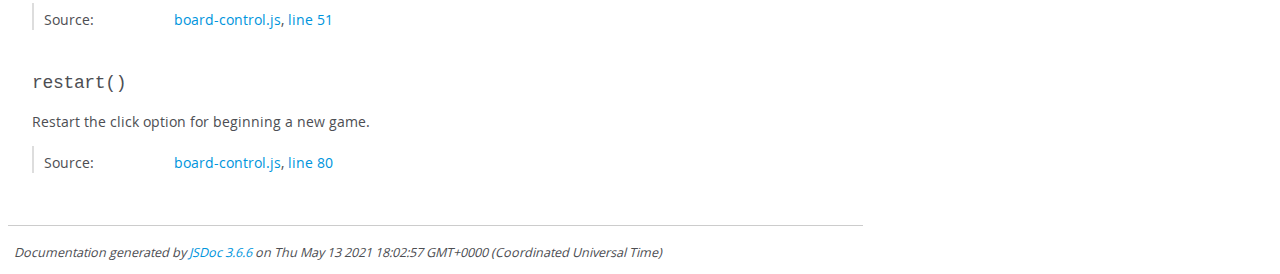
<file: out/BoardControl.html>
<!DOCTYPE html>
<html lang="en">
<head>
    <meta charset="utf-8">
    <title>JSDoc: Class: BoardControl</title>

    <script src="scripts/prettify/prettify.js"> </script>
    <script src="scripts/prettify/lang-css.js"> </script>
    <!--[if lt IE 9]>
      <script src="//html5shiv.googlecode.com/svn/trunk/html5.js"></script>
    <![endif]-->
    <link type="text/css" rel="stylesheet" href="styles/prettify-tomorrow.css">
    <link type="text/css" rel="stylesheet" href="styles/jsdoc-default.css">
</head>

<body>

<div id="main">

    <h1 class="page-title">Class: BoardControl</h1>

    




<section>

<header>
    
        <h2><span class="attribs"><span class="type-signature"></span></span>BoardControl<span class="signature">(canvas)</span><span class="type-signature"></span></h2>
        
            <div class="class-description">Class for control interactivity with the board in Halma game</div>
        
    
</header>

<article>
    <div class="container-overview">
    
        

    
    <h2>Constructor</h2>
    

    
    <h4 class="name" id="BoardControl"><span class="type-signature"></span>new BoardControl<span class="signature">(canvas)</span><span class="type-signature"></span></h4>
    

    



<div class="description">
    Create a new BoardControl object and create event listener for move pieces
and restar the game.
</div>









    <h5>Parameters:</h5>
    

<table class="params">
    <thead>
    <tr>
        
        <th>Name</th>
        

        <th>Type</th>

        

        

        <th class="last">Description</th>
    </tr>
    </thead>

    <tbody>
    

        <tr>
            
                <td class="name"><code>canvas</code></td>
            

            <td class="type">
            
                
<span class="param-type">Object</span>


            
            </td>

            

            

            <td class="description last">Canvas that is going to be listened.</td>
        </tr>

    
    </tbody>
</table>






<dl class="details">

    

    

    

    

    

    

    

    

    

    

    

    

    
    <dt class="tag-source">Source:</dt>
    <dd class="tag-source"><ul class="dummy"><li>
        <a href="board-control.js.html">board-control.js</a>, <a href="board-control.js.html#line18">line 18</a>
    </li></ul></dd>
    

    

    

    
</dl>




















    
    </div>

    

    

    
        <h3 class="subsection-title">Classes</h3>

        <dl>
            <dt><a href="BoardControl.html">BoardControl</a></dt>
            <dd></dd>
        </dl>
    

    

    

    

    
        <h3 class="subsection-title">Members</h3>

        
            
<h4 class="name" id="boardModel"><span class="type-signature">(private) </span>boardModel<span class="type-signature"></span></h4>










<dl class="details">

    

    

    

    

    

    

    

    

    

    

    

    

    
    <dt class="tag-source">Source:</dt>
    <dd class="tag-source"><ul class="dummy"><li>
        <a href="board-control.js.html">board-control.js</a>, <a href="board-control.js.html#line28">line 28</a>
    </li></ul></dd>
    

    

    

    
</dl>






        
            
<h4 class="name" id="canvas"><span class="type-signature">(private) </span>canvas<span class="type-signature"></span></h4>










<dl class="details">

    

    

    

    

    

    

    

    

    

    

    

    

    
    <dt class="tag-source">Source:</dt>
    <dd class="tag-source"><ul class="dummy"><li>
        <a href="board-control.js.html">board-control.js</a>, <a href="board-control.js.html#line20">line 20</a>
    </li></ul></dd>
    

    

    

    
</dl>






        
            
<h4 class="name" id="clickOption"><span class="type-signature">(private) </span>clickOption<span class="type-signature"></span></h4>










<dl class="details">

    

    

    

    

    

    

    

    

    

    

    

    

    
    <dt class="tag-source">Source:</dt>
    <dd class="tag-source"><ul class="dummy"><li>
        <a href="board-control.js.html">board-control.js</a>, <a href="board-control.js.html#line26">line 26</a>
    </li></ul></dd>
    

    

    

    
</dl>






        
            
<h4 class="name" id="destinyClick"><span class="type-signature">(private) </span>destinyClick<span class="type-signature"></span></h4>










<dl class="details">

    

    

    

    

    

    

    

    

    

    

    

    

    
    <dt class="tag-source">Source:</dt>
    <dd class="tag-source"><ul class="dummy"><li>
        <a href="board-control.js.html">board-control.js</a>, <a href="board-control.js.html#line24">line 24</a>
    </li></ul></dd>
    

    

    

    
</dl>






        
            
<h4 class="name" id="LEFT_PADDING"><span class="type-signature">(private) </span>LEFT_PADDING<span class="type-signature"></span></h4>










<dl class="details">

    

    

    

    

    

    

    

    

    

    

    

    

    
    <dt class="tag-source">Source:</dt>
    <dd class="tag-source"><ul class="dummy"><li>
        <a href="board-control.js.html">board-control.js</a>, <a href="board-control.js.html#line30">line 30</a>
    </li></ul></dd>
    

    

    

    
</dl>






        
            
<h4 class="name" id="originClick"><span class="type-signature">(private) </span>originClick<span class="type-signature"></span></h4>










<dl class="details">

    

    

    

    

    

    

    

    

    

    

    

    

    
    <dt class="tag-source">Source:</dt>
    <dd class="tag-source"><ul class="dummy"><li>
        <a href="board-control.js.html">board-control.js</a>, <a href="board-control.js.html#line22">line 22</a>
    </li></ul></dd>
    

    

    

    
</dl>






        
            
<h4 class="name" id="TOP_PADDING"><span class="type-signature">(private) </span>TOP_PADDING<span class="type-signature"></span></h4>










<dl class="details">

    

    

    

    

    

    

    

    

    

    

    

    

    
    <dt class="tag-source">Source:</dt>
    <dd class="tag-source"><ul class="dummy"><li>
        <a href="board-control.js.html">board-control.js</a>, <a href="board-control.js.html#line32">line 32</a>
    </li></ul></dd>
    

    

    

    
</dl>






        
    

    
        <h3 class="subsection-title">Methods</h3>

        
            

    

    
    <h4 class="name" id="manageClicks"><span class="type-signature"></span>manageClicks<span class="signature">()</span><span class="type-signature"></span></h4>
    

    



<div class="description">
    Method that manages the click events in the canvas element and send the
information to the model.
</div>













<dl class="details">

    

    

    

    

    

    

    

    

    

    

    

    

    
    <dt class="tag-source">Source:</dt>
    <dd class="tag-source"><ul class="dummy"><li>
        <a href="board-control.js.html">board-control.js</a>, <a href="board-control.js.html#line51">line 51</a>
    </li></ul></dd>
    

    

    

    
</dl>




















        
            

    

    
    <h4 class="name" id="restart"><span class="type-signature"></span>restart<span class="signature">()</span><span class="type-signature"></span></h4>
    

    



<div class="description">
    Restart the click option for beginning a new game.
</div>













<dl class="details">

    

    

    

    

    

    

    

    

    

    

    

    

    
    <dt class="tag-source">Source:</dt>
    <dd class="tag-source"><ul class="dummy"><li>
        <a href="board-control.js.html">board-control.js</a>, <a href="board-control.js.html#line80">line 80</a>
    </li></ul></dd>
    

    

    

    
</dl>




















        
    

    

    
</article>

</section>




</div>

<nav>
    <h2><a href="index.html">Home</a></h2><h3>Classes</h3><ul><li><a href="BoardControl.html">BoardControl</a></li><li><a href="BoardModel.html">BoardModel</a></li><li><a href="BoardView.html">BoardView</a></li></ul>
</nav>

<br class="clear">

<footer>
    Documentation generated by <a href="https://github.com/jsdoc/jsdoc">JSDoc 3.6.6</a> on Thu May 13 2021 18:02:57 GMT+0000 (Coordinated Universal Time)
</footer>

<script> prettyPrint(); </script>
<script src="scripts/linenumber.js"> </script>
</body>
</html>
</file>
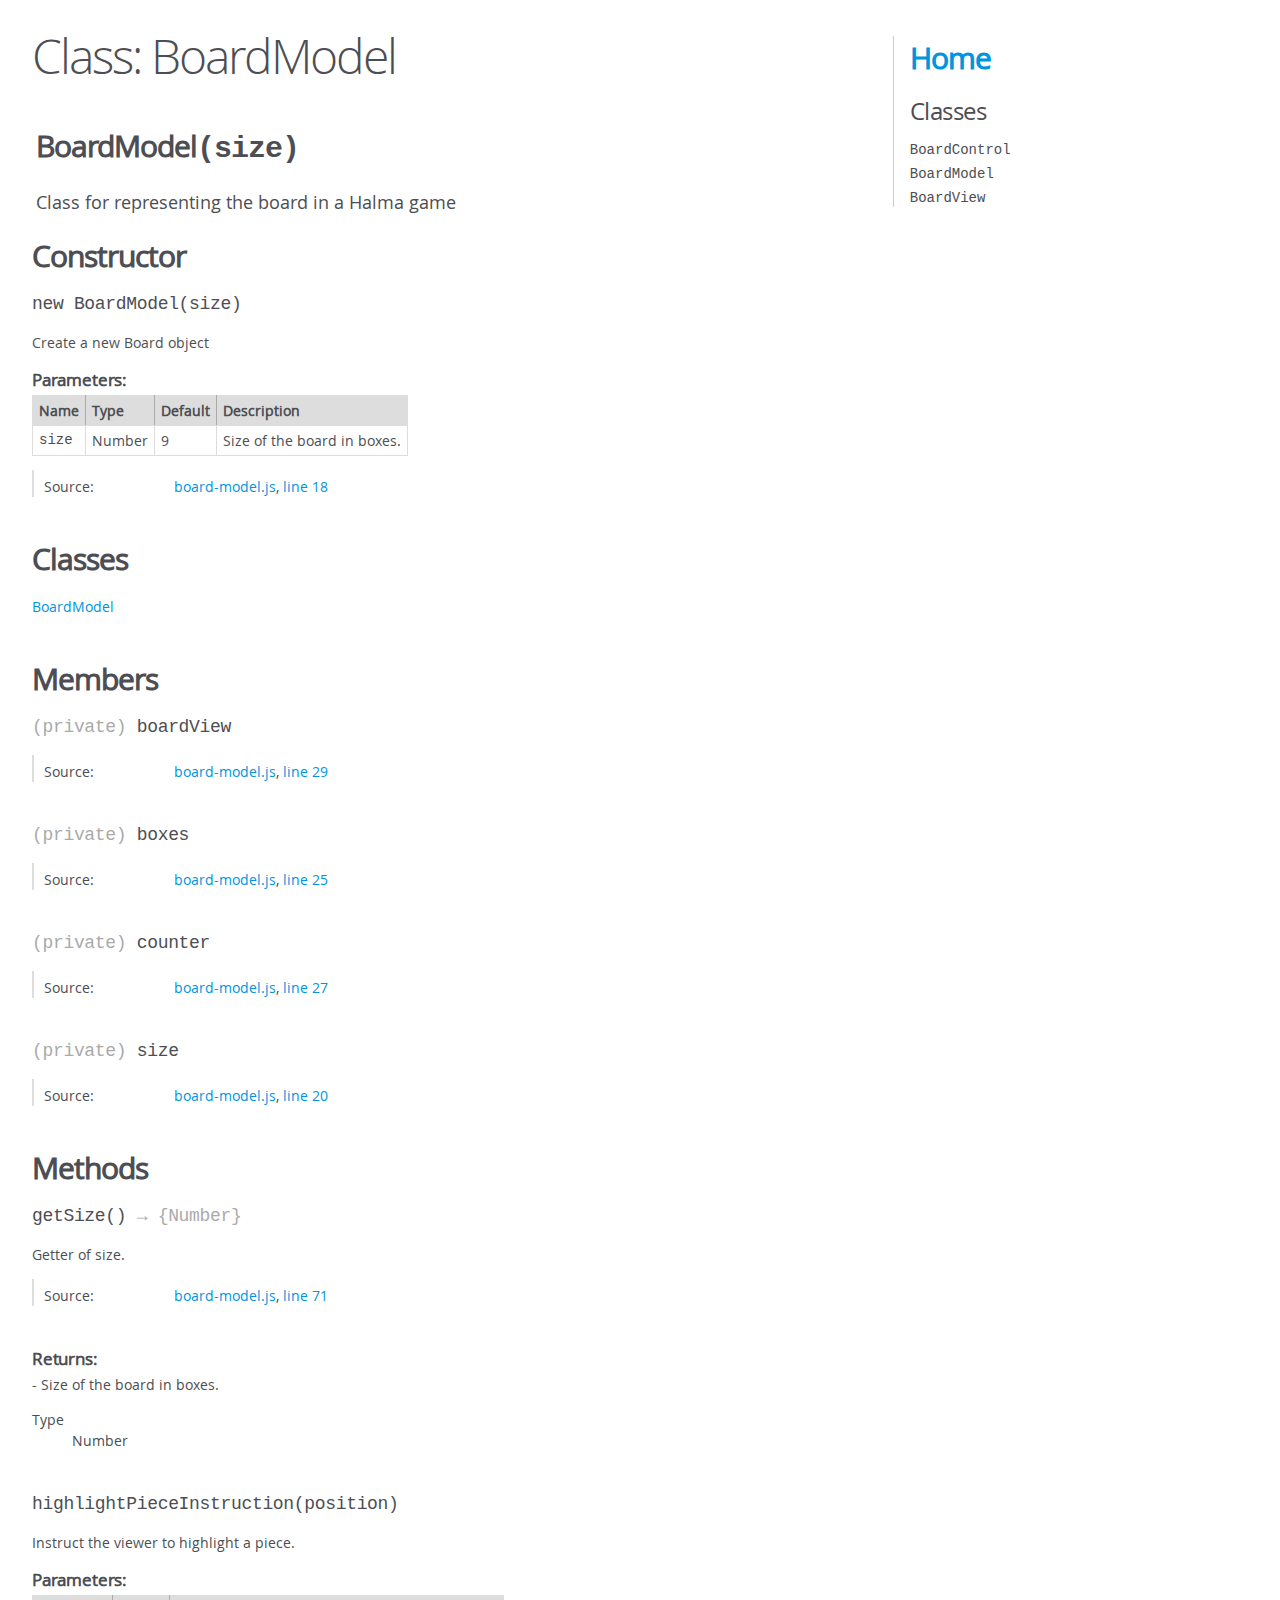
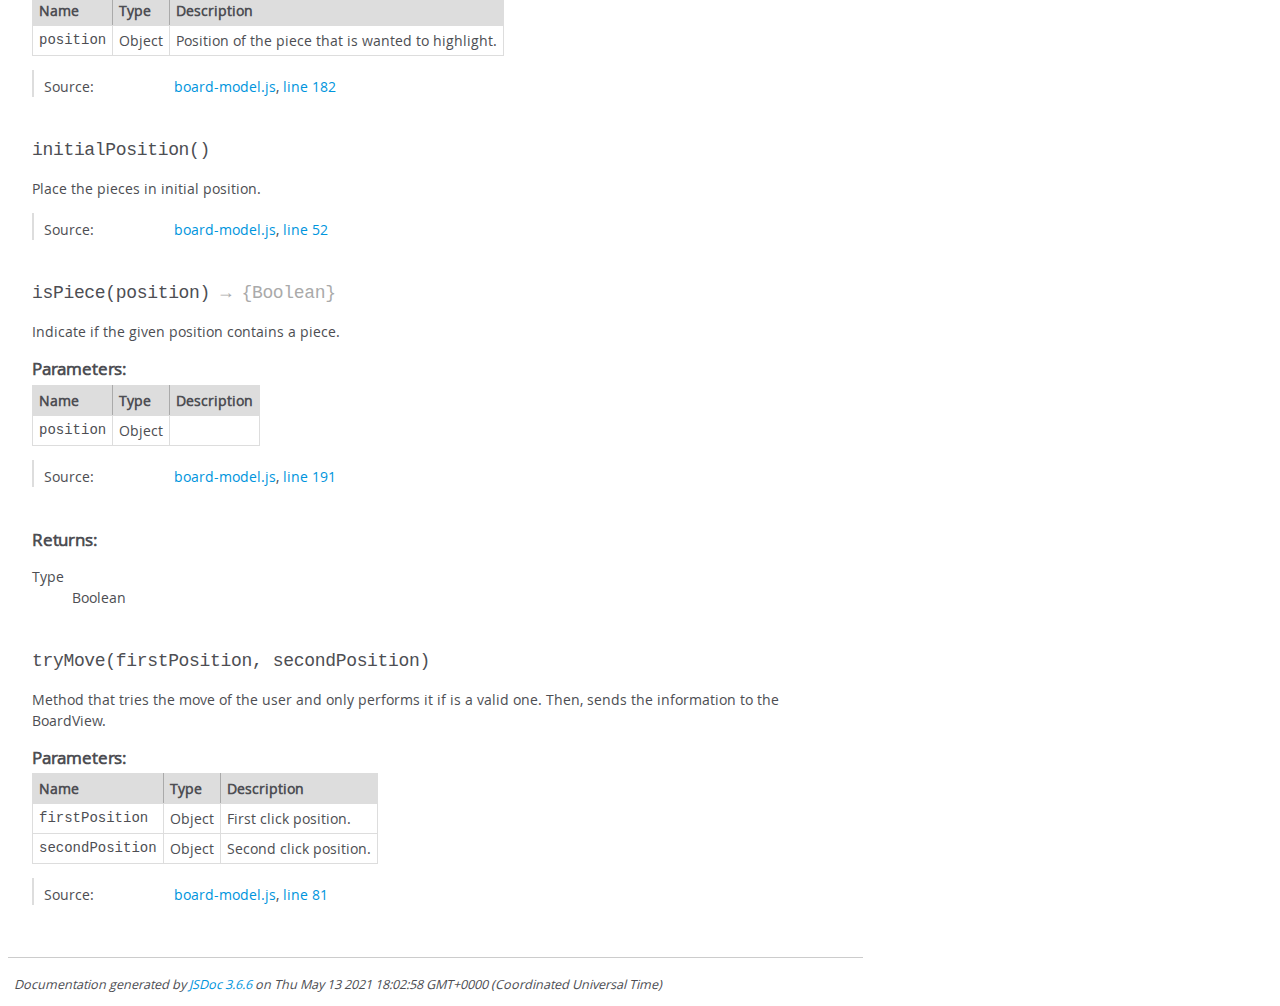
<file: out/BoardModel.html>
<!DOCTYPE html>
<html lang="en">
<head>
    <meta charset="utf-8">
    <title>JSDoc: Class: BoardModel</title>

    <script src="scripts/prettify/prettify.js"> </script>
    <script src="scripts/prettify/lang-css.js"> </script>
    <!--[if lt IE 9]>
      <script src="//html5shiv.googlecode.com/svn/trunk/html5.js"></script>
    <![endif]-->
    <link type="text/css" rel="stylesheet" href="styles/prettify-tomorrow.css">
    <link type="text/css" rel="stylesheet" href="styles/jsdoc-default.css">
</head>

<body>

<div id="main">

    <h1 class="page-title">Class: BoardModel</h1>

    




<section>

<header>
    
        <h2><span class="attribs"><span class="type-signature"></span></span>BoardModel<span class="signature">(size)</span><span class="type-signature"></span></h2>
        
            <div class="class-description">Class for representing the board in a Halma game</div>
        
    
</header>

<article>
    <div class="container-overview">
    
        

    
    <h2>Constructor</h2>
    

    
    <h4 class="name" id="BoardModel"><span class="type-signature"></span>new BoardModel<span class="signature">(size)</span><span class="type-signature"></span></h4>
    

    



<div class="description">
    Create a new Board object
</div>









    <h5>Parameters:</h5>
    

<table class="params">
    <thead>
    <tr>
        
        <th>Name</th>
        

        <th>Type</th>

        

        
        <th>Default</th>
        

        <th class="last">Description</th>
    </tr>
    </thead>

    <tbody>
    

        <tr>
            
                <td class="name"><code>size</code></td>
            

            <td class="type">
            
                
<span class="param-type">Number</span>


            
            </td>

            

            
                <td class="default">
                
                    9
                
                </td>
            

            <td class="description last">Size of the board in boxes.</td>
        </tr>

    
    </tbody>
</table>






<dl class="details">

    

    

    

    

    

    

    

    

    

    

    

    

    
    <dt class="tag-source">Source:</dt>
    <dd class="tag-source"><ul class="dummy"><li>
        <a href="board-model.js.html">board-model.js</a>, <a href="board-model.js.html#line18">line 18</a>
    </li></ul></dd>
    

    

    

    
</dl>




















    
    </div>

    

    

    
        <h3 class="subsection-title">Classes</h3>

        <dl>
            <dt><a href="BoardModel.html">BoardModel</a></dt>
            <dd></dd>
        </dl>
    

    

    

    

    
        <h3 class="subsection-title">Members</h3>

        
            
<h4 class="name" id="boardView"><span class="type-signature">(private) </span>boardView<span class="type-signature"></span></h4>










<dl class="details">

    

    

    

    

    

    

    

    

    

    

    

    

    
    <dt class="tag-source">Source:</dt>
    <dd class="tag-source"><ul class="dummy"><li>
        <a href="board-model.js.html">board-model.js</a>, <a href="board-model.js.html#line29">line 29</a>
    </li></ul></dd>
    

    

    

    
</dl>






        
            
<h4 class="name" id="boxes"><span class="type-signature">(private) </span>boxes<span class="type-signature"></span></h4>










<dl class="details">

    

    

    

    

    

    

    

    

    

    

    

    

    
    <dt class="tag-source">Source:</dt>
    <dd class="tag-source"><ul class="dummy"><li>
        <a href="board-model.js.html">board-model.js</a>, <a href="board-model.js.html#line25">line 25</a>
    </li></ul></dd>
    

    

    

    
</dl>






        
            
<h4 class="name" id="counter"><span class="type-signature">(private) </span>counter<span class="type-signature"></span></h4>










<dl class="details">

    

    

    

    

    

    

    

    

    

    

    

    

    
    <dt class="tag-source">Source:</dt>
    <dd class="tag-source"><ul class="dummy"><li>
        <a href="board-model.js.html">board-model.js</a>, <a href="board-model.js.html#line27">line 27</a>
    </li></ul></dd>
    

    

    

    
</dl>






        
            
<h4 class="name" id="size"><span class="type-signature">(private) </span>size<span class="type-signature"></span></h4>










<dl class="details">

    

    

    

    

    

    

    

    

    

    

    

    

    
    <dt class="tag-source">Source:</dt>
    <dd class="tag-source"><ul class="dummy"><li>
        <a href="board-model.js.html">board-model.js</a>, <a href="board-model.js.html#line20">line 20</a>
    </li></ul></dd>
    

    

    

    
</dl>






        
    

    
        <h3 class="subsection-title">Methods</h3>

        
            

    

    
    <h4 class="name" id="getSize"><span class="type-signature"></span>getSize<span class="signature">()</span><span class="type-signature"> &rarr; {Number}</span></h4>
    

    



<div class="description">
    Getter of size.
</div>













<dl class="details">

    

    

    

    

    

    

    

    

    

    

    

    

    
    <dt class="tag-source">Source:</dt>
    <dd class="tag-source"><ul class="dummy"><li>
        <a href="board-model.js.html">board-model.js</a>, <a href="board-model.js.html#line71">line 71</a>
    </li></ul></dd>
    

    

    

    
</dl>















<h5>Returns:</h5>

        
<div class="param-desc">
    - Size of the board in boxes.
</div>



<dl>
    <dt>
        Type
    </dt>
    <dd>
        
<span class="param-type">Number</span>


    </dd>
</dl>

    





        
            

    

    
    <h4 class="name" id="highlightPieceInstruction"><span class="type-signature"></span>highlightPieceInstruction<span class="signature">(position)</span><span class="type-signature"></span></h4>
    

    



<div class="description">
    Instruct the viewer to highlight a piece.
</div>









    <h5>Parameters:</h5>
    

<table class="params">
    <thead>
    <tr>
        
        <th>Name</th>
        

        <th>Type</th>

        

        

        <th class="last">Description</th>
    </tr>
    </thead>

    <tbody>
    

        <tr>
            
                <td class="name"><code>position</code></td>
            

            <td class="type">
            
                
<span class="param-type">Object</span>


            
            </td>

            

            

            <td class="description last">Position of the piece that is wanted to highlight.</td>
        </tr>

    
    </tbody>
</table>






<dl class="details">

    

    

    

    

    

    

    

    

    

    

    

    

    
    <dt class="tag-source">Source:</dt>
    <dd class="tag-source"><ul class="dummy"><li>
        <a href="board-model.js.html">board-model.js</a>, <a href="board-model.js.html#line182">line 182</a>
    </li></ul></dd>
    

    

    

    
</dl>




















        
            

    

    
    <h4 class="name" id="initialPosition"><span class="type-signature"></span>initialPosition<span class="signature">()</span><span class="type-signature"></span></h4>
    

    



<div class="description">
    Place the pieces in initial position.
</div>













<dl class="details">

    

    

    

    

    

    

    

    

    

    

    

    

    
    <dt class="tag-source">Source:</dt>
    <dd class="tag-source"><ul class="dummy"><li>
        <a href="board-model.js.html">board-model.js</a>, <a href="board-model.js.html#line52">line 52</a>
    </li></ul></dd>
    

    

    

    
</dl>




















        
            

    

    
    <h4 class="name" id="isPiece"><span class="type-signature"></span>isPiece<span class="signature">(position)</span><span class="type-signature"> &rarr; {Boolean}</span></h4>
    

    



<div class="description">
    Indicate if the given position contains a piece.
</div>









    <h5>Parameters:</h5>
    

<table class="params">
    <thead>
    <tr>
        
        <th>Name</th>
        

        <th>Type</th>

        

        

        <th class="last">Description</th>
    </tr>
    </thead>

    <tbody>
    

        <tr>
            
                <td class="name"><code>position</code></td>
            

            <td class="type">
            
                
<span class="param-type">Object</span>


            
            </td>

            

            

            <td class="description last"></td>
        </tr>

    
    </tbody>
</table>






<dl class="details">

    

    

    

    

    

    

    

    

    

    

    

    

    
    <dt class="tag-source">Source:</dt>
    <dd class="tag-source"><ul class="dummy"><li>
        <a href="board-model.js.html">board-model.js</a>, <a href="board-model.js.html#line191">line 191</a>
    </li></ul></dd>
    

    

    

    
</dl>















<h5>Returns:</h5>

        


<dl>
    <dt>
        Type
    </dt>
    <dd>
        
<span class="param-type">Boolean</span>


    </dd>
</dl>

    





        
            

    

    
    <h4 class="name" id="tryMove"><span class="type-signature"></span>tryMove<span class="signature">(firstPosition, secondPosition)</span><span class="type-signature"></span></h4>
    

    



<div class="description">
    Method that tries the move of the user and only performs it
if is a valid one. Then, sends the information to the BoardView.
</div>









    <h5>Parameters:</h5>
    

<table class="params">
    <thead>
    <tr>
        
        <th>Name</th>
        

        <th>Type</th>

        

        

        <th class="last">Description</th>
    </tr>
    </thead>

    <tbody>
    

        <tr>
            
                <td class="name"><code>firstPosition</code></td>
            

            <td class="type">
            
                
<span class="param-type">Object</span>


            
            </td>

            

            

            <td class="description last">First click position.</td>
        </tr>

    

        <tr>
            
                <td class="name"><code>secondPosition</code></td>
            

            <td class="type">
            
                
<span class="param-type">Object</span>


            
            </td>

            

            

            <td class="description last">Second click position.</td>
        </tr>

    
    </tbody>
</table>






<dl class="details">

    

    

    

    

    

    

    

    

    

    

    

    

    
    <dt class="tag-source">Source:</dt>
    <dd class="tag-source"><ul class="dummy"><li>
        <a href="board-model.js.html">board-model.js</a>, <a href="board-model.js.html#line81">line 81</a>
    </li></ul></dd>
    

    

    

    
</dl>




















        
    

    

    
</article>

</section>




</div>

<nav>
    <h2><a href="index.html">Home</a></h2><h3>Classes</h3><ul><li><a href="BoardControl.html">BoardControl</a></li><li><a href="BoardModel.html">BoardModel</a></li><li><a href="BoardView.html">BoardView</a></li></ul>
</nav>

<br class="clear">

<footer>
    Documentation generated by <a href="https://github.com/jsdoc/jsdoc">JSDoc 3.6.6</a> on Thu May 13 2021 18:02:58 GMT+0000 (Coordinated Universal Time)
</footer>

<script> prettyPrint(); </script>
<script src="scripts/linenumber.js"> </script>
</body>
</html>
</file>
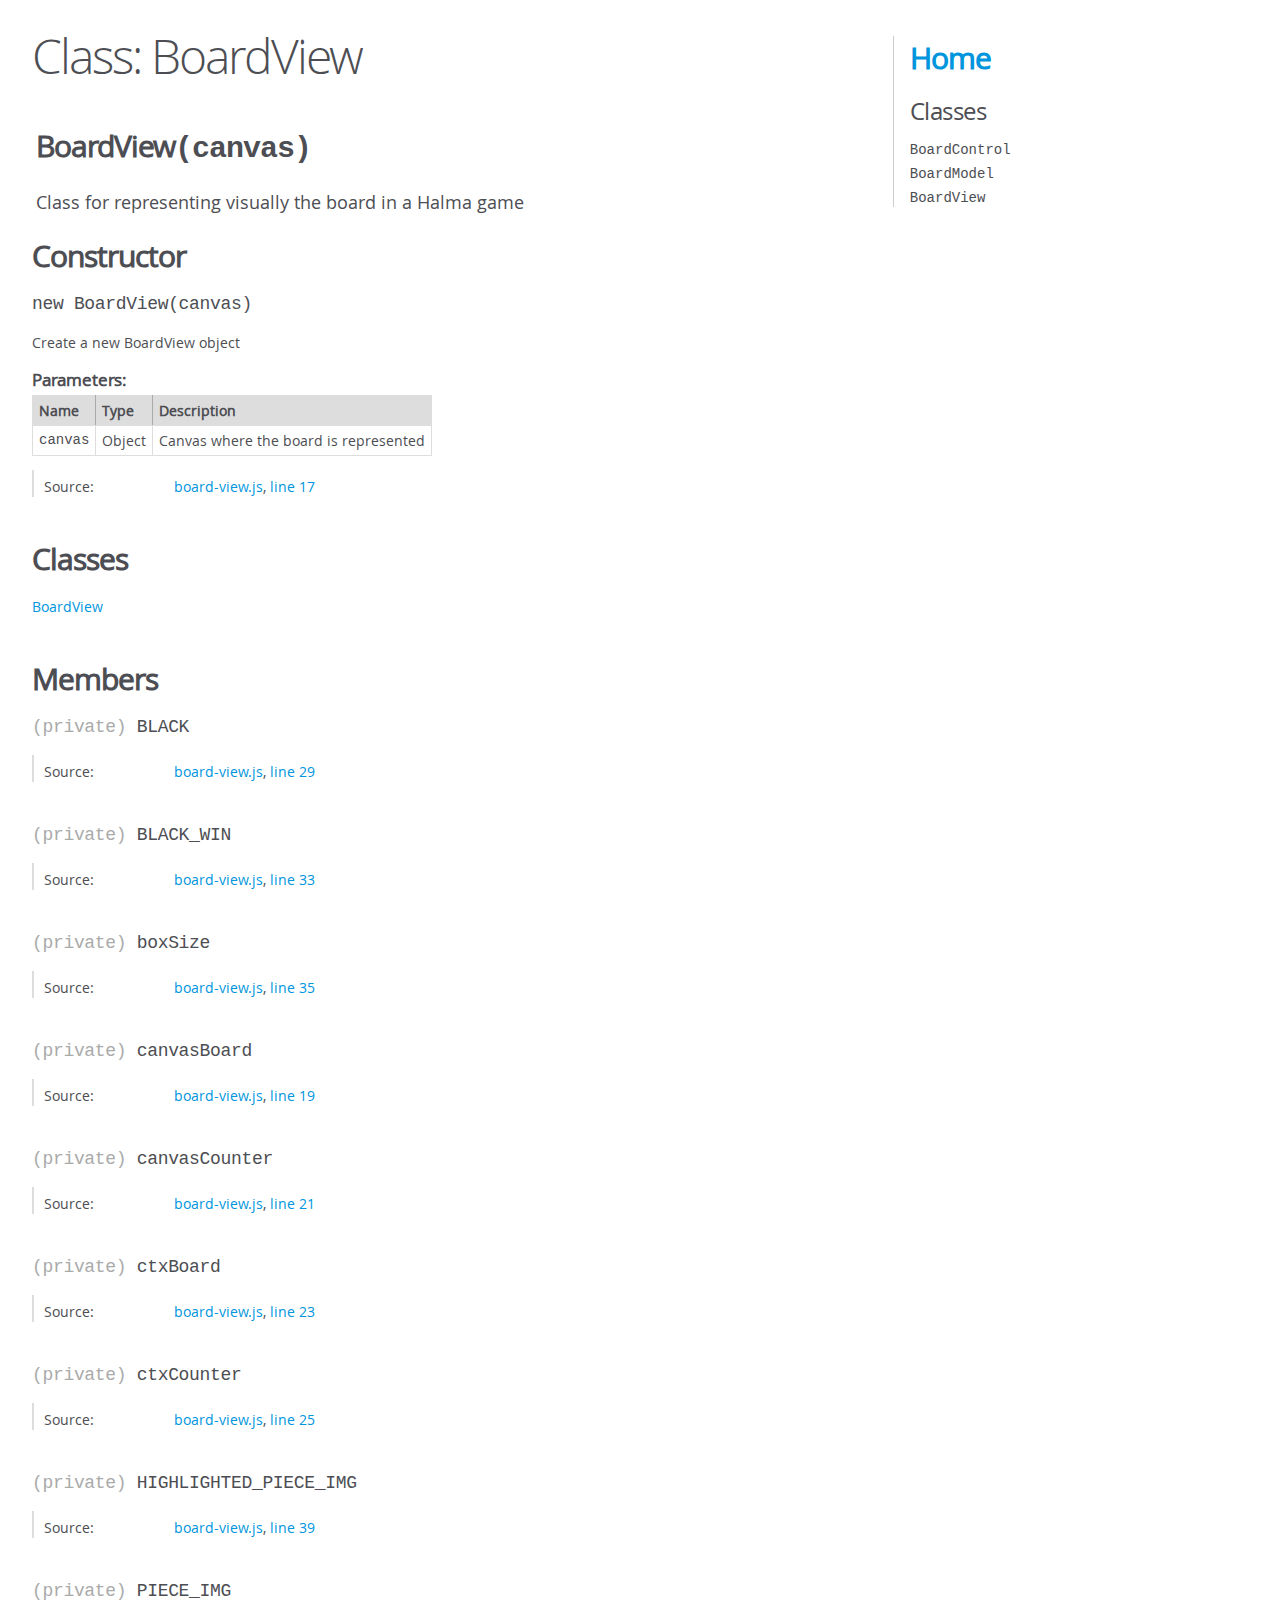
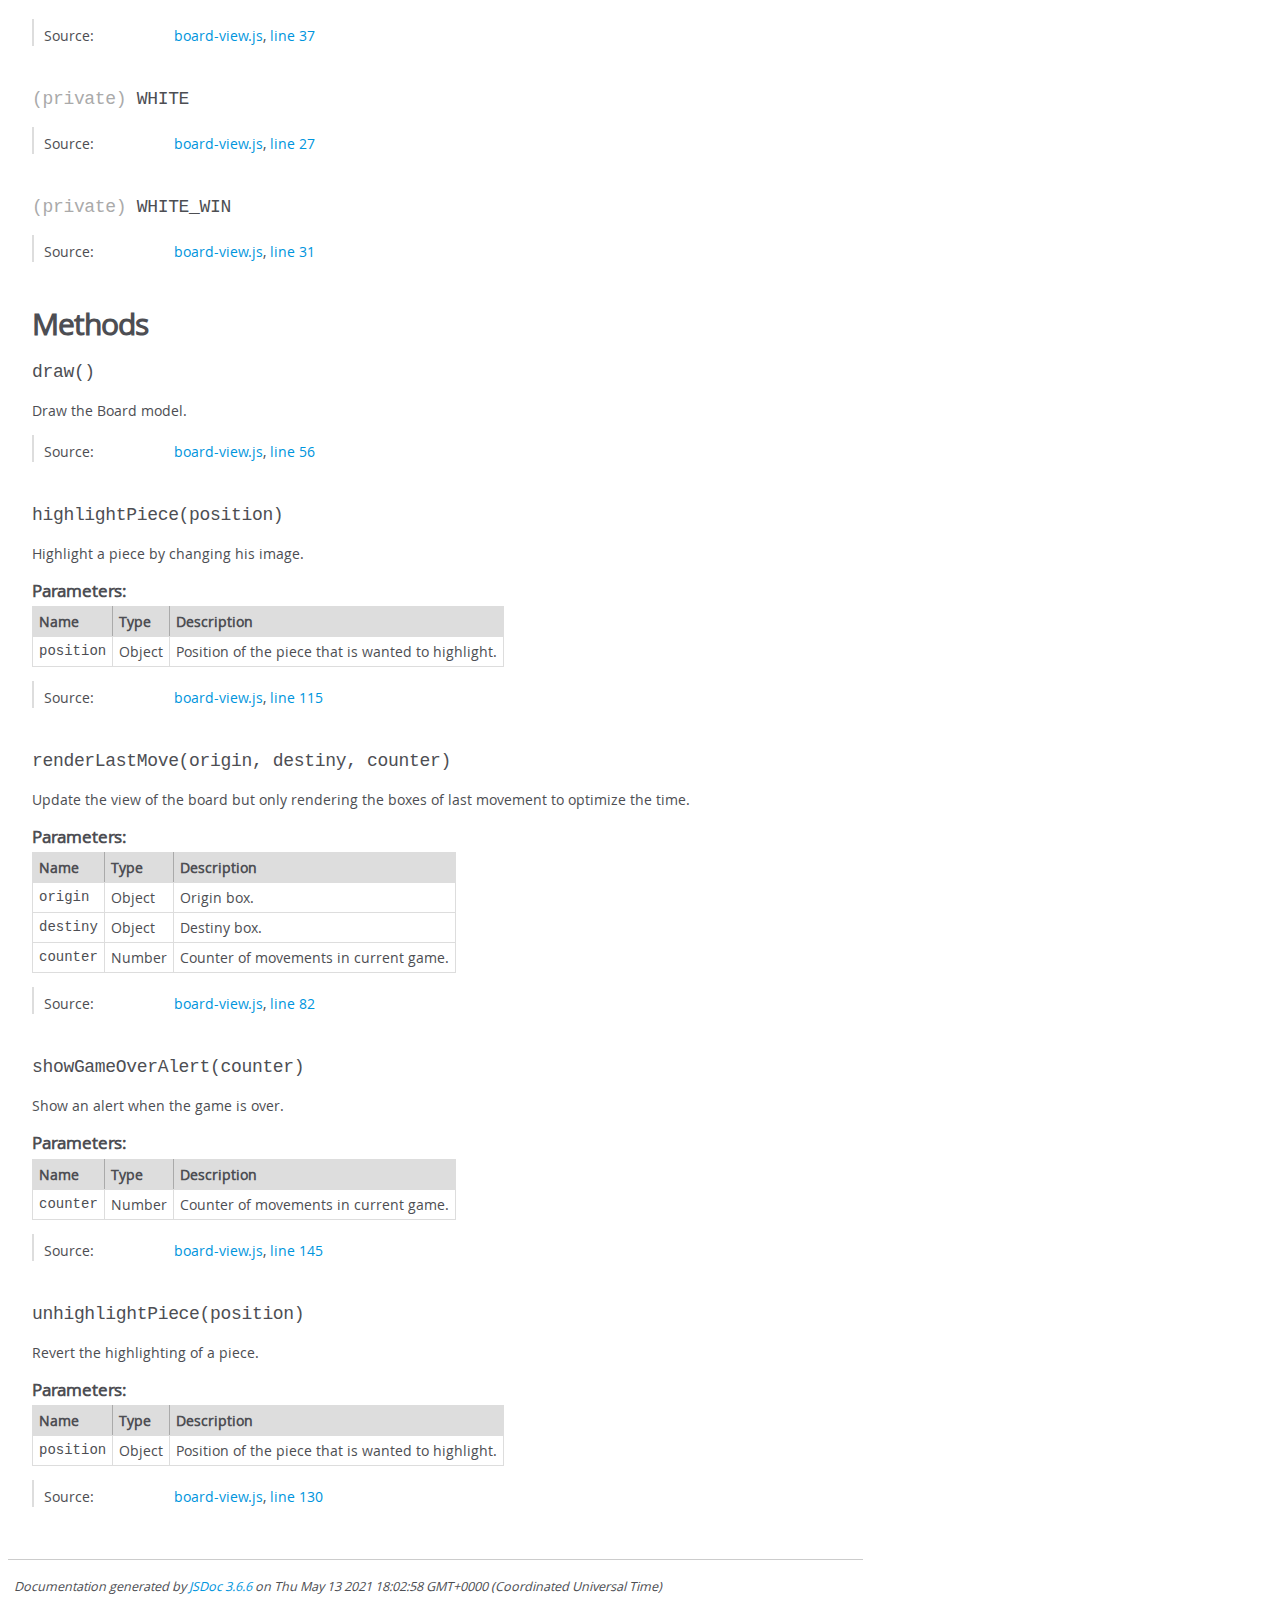
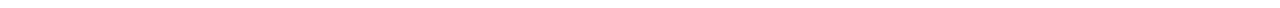
<file: out/BoardView.html>
<!DOCTYPE html>
<html lang="en">
<head>
    <meta charset="utf-8">
    <title>JSDoc: Class: BoardView</title>

    <script src="scripts/prettify/prettify.js"> </script>
    <script src="scripts/prettify/lang-css.js"> </script>
    <!--[if lt IE 9]>
      <script src="//html5shiv.googlecode.com/svn/trunk/html5.js"></script>
    <![endif]-->
    <link type="text/css" rel="stylesheet" href="styles/prettify-tomorrow.css">
    <link type="text/css" rel="stylesheet" href="styles/jsdoc-default.css">
</head>

<body>

<div id="main">

    <h1 class="page-title">Class: BoardView</h1>

    




<section>

<header>
    
        <h2><span class="attribs"><span class="type-signature"></span></span>BoardView<span class="signature">(canvas)</span><span class="type-signature"></span></h2>
        
            <div class="class-description">Class for representing visually the board in a Halma game</div>
        
    
</header>

<article>
    <div class="container-overview">
    
        

    
    <h2>Constructor</h2>
    

    
    <h4 class="name" id="BoardView"><span class="type-signature"></span>new BoardView<span class="signature">(canvas)</span><span class="type-signature"></span></h4>
    

    



<div class="description">
    Create a new BoardView object
</div>









    <h5>Parameters:</h5>
    

<table class="params">
    <thead>
    <tr>
        
        <th>Name</th>
        

        <th>Type</th>

        

        

        <th class="last">Description</th>
    </tr>
    </thead>

    <tbody>
    

        <tr>
            
                <td class="name"><code>canvas</code></td>
            

            <td class="type">
            
                
<span class="param-type">Object</span>


            
            </td>

            

            

            <td class="description last">Canvas where the board is represented</td>
        </tr>

    
    </tbody>
</table>






<dl class="details">

    

    

    

    

    

    

    

    

    

    

    

    

    
    <dt class="tag-source">Source:</dt>
    <dd class="tag-source"><ul class="dummy"><li>
        <a href="board-view.js.html">board-view.js</a>, <a href="board-view.js.html#line17">line 17</a>
    </li></ul></dd>
    

    

    

    
</dl>




















    
    </div>

    

    

    
        <h3 class="subsection-title">Classes</h3>

        <dl>
            <dt><a href="BoardView.html">BoardView</a></dt>
            <dd></dd>
        </dl>
    

    

    

    

    
        <h3 class="subsection-title">Members</h3>

        
            
<h4 class="name" id="BLACK"><span class="type-signature">(private) </span>BLACK<span class="type-signature"></span></h4>










<dl class="details">

    

    

    

    

    

    

    

    

    

    

    

    

    
    <dt class="tag-source">Source:</dt>
    <dd class="tag-source"><ul class="dummy"><li>
        <a href="board-view.js.html">board-view.js</a>, <a href="board-view.js.html#line29">line 29</a>
    </li></ul></dd>
    

    

    

    
</dl>






        
            
<h4 class="name" id="BLACK_WIN"><span class="type-signature">(private) </span>BLACK_WIN<span class="type-signature"></span></h4>










<dl class="details">

    

    

    

    

    

    

    

    

    

    

    

    

    
    <dt class="tag-source">Source:</dt>
    <dd class="tag-source"><ul class="dummy"><li>
        <a href="board-view.js.html">board-view.js</a>, <a href="board-view.js.html#line33">line 33</a>
    </li></ul></dd>
    

    

    

    
</dl>






        
            
<h4 class="name" id="boxSize"><span class="type-signature">(private) </span>boxSize<span class="type-signature"></span></h4>










<dl class="details">

    

    

    

    

    

    

    

    

    

    

    

    

    
    <dt class="tag-source">Source:</dt>
    <dd class="tag-source"><ul class="dummy"><li>
        <a href="board-view.js.html">board-view.js</a>, <a href="board-view.js.html#line35">line 35</a>
    </li></ul></dd>
    

    

    

    
</dl>






        
            
<h4 class="name" id="canvasBoard"><span class="type-signature">(private) </span>canvasBoard<span class="type-signature"></span></h4>










<dl class="details">

    

    

    

    

    

    

    

    

    

    

    

    

    
    <dt class="tag-source">Source:</dt>
    <dd class="tag-source"><ul class="dummy"><li>
        <a href="board-view.js.html">board-view.js</a>, <a href="board-view.js.html#line19">line 19</a>
    </li></ul></dd>
    

    

    

    
</dl>






        
            
<h4 class="name" id="canvasCounter"><span class="type-signature">(private) </span>canvasCounter<span class="type-signature"></span></h4>










<dl class="details">

    

    

    

    

    

    

    

    

    

    

    

    

    
    <dt class="tag-source">Source:</dt>
    <dd class="tag-source"><ul class="dummy"><li>
        <a href="board-view.js.html">board-view.js</a>, <a href="board-view.js.html#line21">line 21</a>
    </li></ul></dd>
    

    

    

    
</dl>






        
            
<h4 class="name" id="ctxBoard"><span class="type-signature">(private) </span>ctxBoard<span class="type-signature"></span></h4>










<dl class="details">

    

    

    

    

    

    

    

    

    

    

    

    

    
    <dt class="tag-source">Source:</dt>
    <dd class="tag-source"><ul class="dummy"><li>
        <a href="board-view.js.html">board-view.js</a>, <a href="board-view.js.html#line23">line 23</a>
    </li></ul></dd>
    

    

    

    
</dl>






        
            
<h4 class="name" id="ctxCounter"><span class="type-signature">(private) </span>ctxCounter<span class="type-signature"></span></h4>










<dl class="details">

    

    

    

    

    

    

    

    

    

    

    

    

    
    <dt class="tag-source">Source:</dt>
    <dd class="tag-source"><ul class="dummy"><li>
        <a href="board-view.js.html">board-view.js</a>, <a href="board-view.js.html#line25">line 25</a>
    </li></ul></dd>
    

    

    

    
</dl>






        
            
<h4 class="name" id="HIGHLIGHTED_PIECE_IMG"><span class="type-signature">(private) </span>HIGHLIGHTED_PIECE_IMG<span class="type-signature"></span></h4>










<dl class="details">

    

    

    

    

    

    

    

    

    

    

    

    

    
    <dt class="tag-source">Source:</dt>
    <dd class="tag-source"><ul class="dummy"><li>
        <a href="board-view.js.html">board-view.js</a>, <a href="board-view.js.html#line39">line 39</a>
    </li></ul></dd>
    

    

    

    
</dl>






        
            
<h4 class="name" id="PIECE_IMG"><span class="type-signature">(private) </span>PIECE_IMG<span class="type-signature"></span></h4>










<dl class="details">

    

    

    

    

    

    

    

    

    

    

    

    

    
    <dt class="tag-source">Source:</dt>
    <dd class="tag-source"><ul class="dummy"><li>
        <a href="board-view.js.html">board-view.js</a>, <a href="board-view.js.html#line37">line 37</a>
    </li></ul></dd>
    

    

    

    
</dl>






        
            
<h4 class="name" id="WHITE"><span class="type-signature">(private) </span>WHITE<span class="type-signature"></span></h4>










<dl class="details">

    

    

    

    

    

    

    

    

    

    

    

    

    
    <dt class="tag-source">Source:</dt>
    <dd class="tag-source"><ul class="dummy"><li>
        <a href="board-view.js.html">board-view.js</a>, <a href="board-view.js.html#line27">line 27</a>
    </li></ul></dd>
    

    

    

    
</dl>






        
            
<h4 class="name" id="WHITE_WIN"><span class="type-signature">(private) </span>WHITE_WIN<span class="type-signature"></span></h4>










<dl class="details">

    

    

    

    

    

    

    

    

    

    

    

    

    
    <dt class="tag-source">Source:</dt>
    <dd class="tag-source"><ul class="dummy"><li>
        <a href="board-view.js.html">board-view.js</a>, <a href="board-view.js.html#line31">line 31</a>
    </li></ul></dd>
    

    

    

    
</dl>






        
    

    
        <h3 class="subsection-title">Methods</h3>

        
            

    

    
    <h4 class="name" id="draw"><span class="type-signature"></span>draw<span class="signature">()</span><span class="type-signature"></span></h4>
    

    



<div class="description">
    Draw the Board model.
</div>













<dl class="details">

    

    

    

    

    

    

    

    

    

    

    

    

    
    <dt class="tag-source">Source:</dt>
    <dd class="tag-source"><ul class="dummy"><li>
        <a href="board-view.js.html">board-view.js</a>, <a href="board-view.js.html#line56">line 56</a>
    </li></ul></dd>
    

    

    

    
</dl>




















        
            

    

    
    <h4 class="name" id="highlightPiece"><span class="type-signature"></span>highlightPiece<span class="signature">(position)</span><span class="type-signature"></span></h4>
    

    



<div class="description">
    Highlight a piece by changing his image.
</div>









    <h5>Parameters:</h5>
    

<table class="params">
    <thead>
    <tr>
        
        <th>Name</th>
        

        <th>Type</th>

        

        

        <th class="last">Description</th>
    </tr>
    </thead>

    <tbody>
    

        <tr>
            
                <td class="name"><code>position</code></td>
            

            <td class="type">
            
                
<span class="param-type">Object</span>


            
            </td>

            

            

            <td class="description last">Position of the piece that is wanted to highlight.</td>
        </tr>

    
    </tbody>
</table>






<dl class="details">

    

    

    

    

    

    

    

    

    

    

    

    

    
    <dt class="tag-source">Source:</dt>
    <dd class="tag-source"><ul class="dummy"><li>
        <a href="board-view.js.html">board-view.js</a>, <a href="board-view.js.html#line115">line 115</a>
    </li></ul></dd>
    

    

    

    
</dl>




















        
            

    

    
    <h4 class="name" id="renderLastMove"><span class="type-signature"></span>renderLastMove<span class="signature">(origin, destiny, counter)</span><span class="type-signature"></span></h4>
    

    



<div class="description">
    Update the view of the board but only rendering the boxes of last movement
to optimize the time.
</div>









    <h5>Parameters:</h5>
    

<table class="params">
    <thead>
    <tr>
        
        <th>Name</th>
        

        <th>Type</th>

        

        

        <th class="last">Description</th>
    </tr>
    </thead>

    <tbody>
    

        <tr>
            
                <td class="name"><code>origin</code></td>
            

            <td class="type">
            
                
<span class="param-type">Object</span>


            
            </td>

            

            

            <td class="description last">Origin box.</td>
        </tr>

    

        <tr>
            
                <td class="name"><code>destiny</code></td>
            

            <td class="type">
            
                
<span class="param-type">Object</span>


            
            </td>

            

            

            <td class="description last">Destiny box.</td>
        </tr>

    

        <tr>
            
                <td class="name"><code>counter</code></td>
            

            <td class="type">
            
                
<span class="param-type">Number</span>


            
            </td>

            

            

            <td class="description last">Counter of movements in current game.</td>
        </tr>

    
    </tbody>
</table>






<dl class="details">

    

    

    

    

    

    

    

    

    

    

    

    

    
    <dt class="tag-source">Source:</dt>
    <dd class="tag-source"><ul class="dummy"><li>
        <a href="board-view.js.html">board-view.js</a>, <a href="board-view.js.html#line82">line 82</a>
    </li></ul></dd>
    

    

    

    
</dl>




















        
            

    

    
    <h4 class="name" id="showGameOverAlert"><span class="type-signature"></span>showGameOverAlert<span class="signature">(counter)</span><span class="type-signature"></span></h4>
    

    



<div class="description">
    Show an alert when the game is over.
</div>









    <h5>Parameters:</h5>
    

<table class="params">
    <thead>
    <tr>
        
        <th>Name</th>
        

        <th>Type</th>

        

        

        <th class="last">Description</th>
    </tr>
    </thead>

    <tbody>
    

        <tr>
            
                <td class="name"><code>counter</code></td>
            

            <td class="type">
            
                
<span class="param-type">Number</span>


            
            </td>

            

            

            <td class="description last">Counter of movements in current game.</td>
        </tr>

    
    </tbody>
</table>






<dl class="details">

    

    

    

    

    

    

    

    

    

    

    

    

    
    <dt class="tag-source">Source:</dt>
    <dd class="tag-source"><ul class="dummy"><li>
        <a href="board-view.js.html">board-view.js</a>, <a href="board-view.js.html#line145">line 145</a>
    </li></ul></dd>
    

    

    

    
</dl>




















        
            

    

    
    <h4 class="name" id="unhighlightPiece"><span class="type-signature"></span>unhighlightPiece<span class="signature">(position)</span><span class="type-signature"></span></h4>
    

    



<div class="description">
    Revert the highlighting of a piece.
</div>









    <h5>Parameters:</h5>
    

<table class="params">
    <thead>
    <tr>
        
        <th>Name</th>
        

        <th>Type</th>

        

        

        <th class="last">Description</th>
    </tr>
    </thead>

    <tbody>
    

        <tr>
            
                <td class="name"><code>position</code></td>
            

            <td class="type">
            
                
<span class="param-type">Object</span>


            
            </td>

            

            

            <td class="description last">Position of the piece that is wanted to highlight.</td>
        </tr>

    
    </tbody>
</table>






<dl class="details">

    

    

    

    

    

    

    

    

    

    

    

    

    
    <dt class="tag-source">Source:</dt>
    <dd class="tag-source"><ul class="dummy"><li>
        <a href="board-view.js.html">board-view.js</a>, <a href="board-view.js.html#line130">line 130</a>
    </li></ul></dd>
    

    

    

    
</dl>




















        
    

    

    
</article>

</section>




</div>

<nav>
    <h2><a href="index.html">Home</a></h2><h3>Classes</h3><ul><li><a href="BoardControl.html">BoardControl</a></li><li><a href="BoardModel.html">BoardModel</a></li><li><a href="BoardView.html">BoardView</a></li></ul>
</nav>

<br class="clear">

<footer>
    Documentation generated by <a href="https://github.com/jsdoc/jsdoc">JSDoc 3.6.6</a> on Thu May 13 2021 18:02:58 GMT+0000 (Coordinated Universal Time)
</footer>

<script> prettyPrint(); </script>
<script src="scripts/linenumber.js"> </script>
</body>
</html>
</file>
<file: out/styles/prettify-tomorrow.css>
/* Tomorrow Theme */
/* Original theme - https://github.com/chriskempson/tomorrow-theme */
/* Pretty printing styles. Used with prettify.js. */
/* SPAN elements with the classes below are added by prettyprint. */
/* plain text */
.pln {
  color: #4d4d4c; }

@media screen {
  /* string content */
  .str {
    color: #718c00; }

  /* a keyword */
  .kwd {
    color: #8959a8; }

  /* a comment */
  .com {
    color: #8e908c; }

  /* a type name */
  .typ {
    color: #4271ae; }

  /* a literal value */
  .lit {
    color: #f5871f; }

  /* punctuation */
  .pun {
    color: #4d4d4c; }

  /* lisp open bracket */
  .opn {
    color: #4d4d4c; }

  /* lisp close bracket */
  .clo {
    color: #4d4d4c; }

  /* a markup tag name */
  .tag {
    color: #c82829; }

  /* a markup attribute name */
  .atn {
    color: #f5871f; }

  /* a markup attribute value */
  .atv {
    color: #3e999f; }

  /* a declaration */
  .dec {
    color: #f5871f; }

  /* a variable name */
  .var {
    color: #c82829; }

  /* a function name */
  .fun {
    color: #4271ae; } }
/* Use higher contrast and text-weight for printable form. */
@media print, projection {
  .str {
    color: #060; }

  .kwd {
    color: #006;
    font-weight: bold; }

  .com {
    color: #600;
    font-style: italic; }

  .typ {
    color: #404;
    font-weight: bold; }

  .lit {
    color: #044; }

  .pun, .opn, .clo {
    color: #440; }

  .tag {
    color: #006;
    font-weight: bold; }

  .atn {
    color: #404; }

  .atv {
    color: #060; } }
/* Style */
/*
pre.prettyprint {
  background: white;
  font-family: Consolas, Monaco, 'Andale Mono', monospace;
  font-size: 12px;
  line-height: 1.5;
  border: 1px solid #ccc;
  padding: 10px; }
*/

/* Specify class=linenums on a pre to get line numbering */
ol.linenums {
  margin-top: 0;
  margin-bottom: 0; }

/* IE indents via margin-left */
li.L0,
li.L1,
li.L2,
li.L3,
li.L4,
li.L5,
li.L6,
li.L7,
li.L8,
li.L9 {
  /* */ }

/* Alternate shading for lines */
li.L1,
li.L3,
li.L5,
li.L7,
li.L9 {
  /* */ }
</file>
<file: out/styles/jsdoc-default.css>
@font-face {
    font-family: 'Open Sans';
    font-weight: normal;
    font-style: normal;
    src: url('../fonts/OpenSans-Regular-webfont.eot');
    src:
        local('Open Sans'),
        local('OpenSans'),
        url('../fonts/OpenSans-Regular-webfont.eot?#iefix') format('embedded-opentype'),
        url('../fonts/OpenSans-Regular-webfont.woff') format('woff'),
        url('../fonts/OpenSans-Regular-webfont.svg#open_sansregular') format('svg');
}

@font-face {
    font-family: 'Open Sans Light';
    font-weight: normal;
    font-style: normal;
    src: url('../fonts/OpenSans-Light-webfont.eot');
    src:
        local('Open Sans Light'),
        local('OpenSans Light'),
        url('../fonts/OpenSans-Light-webfont.eot?#iefix') format('embedded-opentype'),
        url('../fonts/OpenSans-Light-webfont.woff') format('woff'),
        url('../fonts/OpenSans-Light-webfont.svg#open_sanslight') format('svg');
}

html
{
    overflow: auto;
    background-color: #fff;
    font-size: 14px;
}

body
{
    font-family: 'Open Sans', sans-serif;
    line-height: 1.5;
    color: #4d4e53;
    background-color: white;
}

a, a:visited, a:active {
    color: #0095dd;
    text-decoration: none;
}

a:hover {
    text-decoration: underline;
}

header
{
    display: block;
    padding: 0px 4px;
}

tt, code, kbd, samp {
    font-family: Consolas, Monaco, 'Andale Mono', monospace;
}

.class-description {
    font-size: 130%;
    line-height: 140%;
    margin-bottom: 1em;
    margin-top: 1em;
}

.class-description:empty {
    margin: 0;
}

#main {
    float: left;
    width: 70%;
}

article dl {
    margin-bottom: 40px;
}

article img {
  max-width: 100%;
}

section
{
    display: block;
    background-color: #fff;
    padding: 12px 24px;
    border-bottom: 1px solid #ccc;
    margin-right: 30px;
}

.variation {
    display: none;
}

.signature-attributes {
    font-size: 60%;
    color: #aaa;
    font-style: italic;
    font-weight: lighter;
}

nav
{
    display: block;
    float: right;
    margin-top: 28px;
    width: 30%;
    box-sizing: border-box;
    border-left: 1px solid #ccc;
    padding-left: 16px;
}

nav ul {
    font-family: 'Lucida Grande', 'Lucida Sans Unicode', arial, sans-serif;
    font-size: 100%;
    line-height: 17px;
    padding: 0;
    margin: 0;
    list-style-type: none;
}

nav ul a, nav ul a:visited, nav ul a:active {
    font-family: Consolas, Monaco, 'Andale Mono', monospace;
    line-height: 18px;
    color: #4D4E53;
}

nav h3 {
    margin-top: 12px;
}

nav li {
    margin-top: 6px;
}

footer {
    display: block;
    padding: 6px;
    margin-top: 12px;
    font-style: italic;
    font-size: 90%;
}

h1, h2, h3, h4 {
    font-weight: 200;
    margin: 0;
}

h1
{
    font-family: 'Open Sans Light', sans-serif;
    font-size: 48px;
    letter-spacing: -2px;
    margin: 12px 24px 20px;
}

h2, h3.subsection-title
{
    font-size: 30px;
    font-weight: 700;
    letter-spacing: -1px;
    margin-bottom: 12px;
}

h3
{
    font-size: 24px;
    letter-spacing: -0.5px;
    margin-bottom: 12px;
}

h4
{
    font-size: 18px;
    letter-spacing: -0.33px;
    margin-bottom: 12px;
    color: #4d4e53;
}

h5, .container-overview .subsection-title
{
    font-size: 120%;
    font-weight: bold;
    letter-spacing: -0.01em;
    margin: 8px 0 3px 0;
}

h6
{
    font-size: 100%;
    letter-spacing: -0.01em;
    margin: 6px 0 3px 0;
    font-style: italic;
}

table
{
    border-spacing: 0;
    border: 0;
    border-collapse: collapse;
}

td, th
{
    border: 1px solid #ddd;
    margin: 0px;
    text-align: left;
    vertical-align: top;
    padding: 4px 6px;
    display: table-cell;
}

thead tr
{
    background-color: #ddd;
    font-weight: bold;
}

th { border-right: 1px solid #aaa; }
tr > th:last-child { border-right: 1px solid #ddd; }

.ancestors, .attribs { color: #999; }
.ancestors a, .attribs a
{
    color: #999 !important;
    text-decoration: none;
}

.clear
{
    clear: both;
}

.important
{
    font-weight: bold;
    color: #950B02;
}

.yes-def {
    text-indent: -1000px;
}

.type-signature {
    color: #aaa;
}

.name, .signature {
    font-family: Consolas, Monaco, 'Andale Mono', monospace;
}

.details { margin-top: 14px; border-left: 2px solid #DDD; }
.details dt { width: 120px; float: left; padding-left: 10px;  padding-top: 6px; }
.details dd { margin-left: 70px; }
.details ul { margin: 0; }
.details ul { list-style-type: none; }
.details li { margin-left: 30px; padding-top: 6px; }
.details pre.prettyprint { margin: 0 }
.details .object-value { padding-top: 0; }

.description {
    margin-bottom: 1em;
    margin-top: 1em;
}

.code-caption
{
    font-style: italic;
    font-size: 107%;
    margin: 0;
}

.source
{
    border: 1px solid #ddd;
    width: 80%;
    overflow: auto;
}

.prettyprint.source {
    width: inherit;
}

.source code
{
    font-size: 100%;
    line-height: 18px;
    display: block;
    padding: 4px 12px;
    margin: 0;
    background-color: #fff;
    color: #4D4E53;
}

.prettyprint code span.line
{
  display: inline-block;
}

.prettyprint.linenums
{
  padding-left: 70px;
  -webkit-user-select: none;
  -moz-user-select: none;
  -ms-user-select: none;
  user-select: none;
}

.prettyprint.linenums ol
{
  padding-left: 0;
}

.prettyprint.linenums li
{
  border-left: 3px #ddd solid;
}

.prettyprint.linenums li.selected,
.prettyprint.linenums li.selected *
{
  background-color: lightyellow;
}

.prettyprint.linenums li *
{
  -webkit-user-select: text;
  -moz-user-select: text;
  -ms-user-select: text;
  user-select: text;
}

.params .name, .props .name, .name code {
    color: #4D4E53;
    font-family: Consolas, Monaco, 'Andale Mono', monospace;
    font-size: 100%;
}

.params td.description > p:first-child,
.props td.description > p:first-child
{
    margin-top: 0;
    padding-top: 0;
}

.params td.description > p:last-child,
.props td.description > p:last-child
{
    margin-bottom: 0;
    padding-bottom: 0;
}

.disabled {
    color: #454545;
}
</file>
